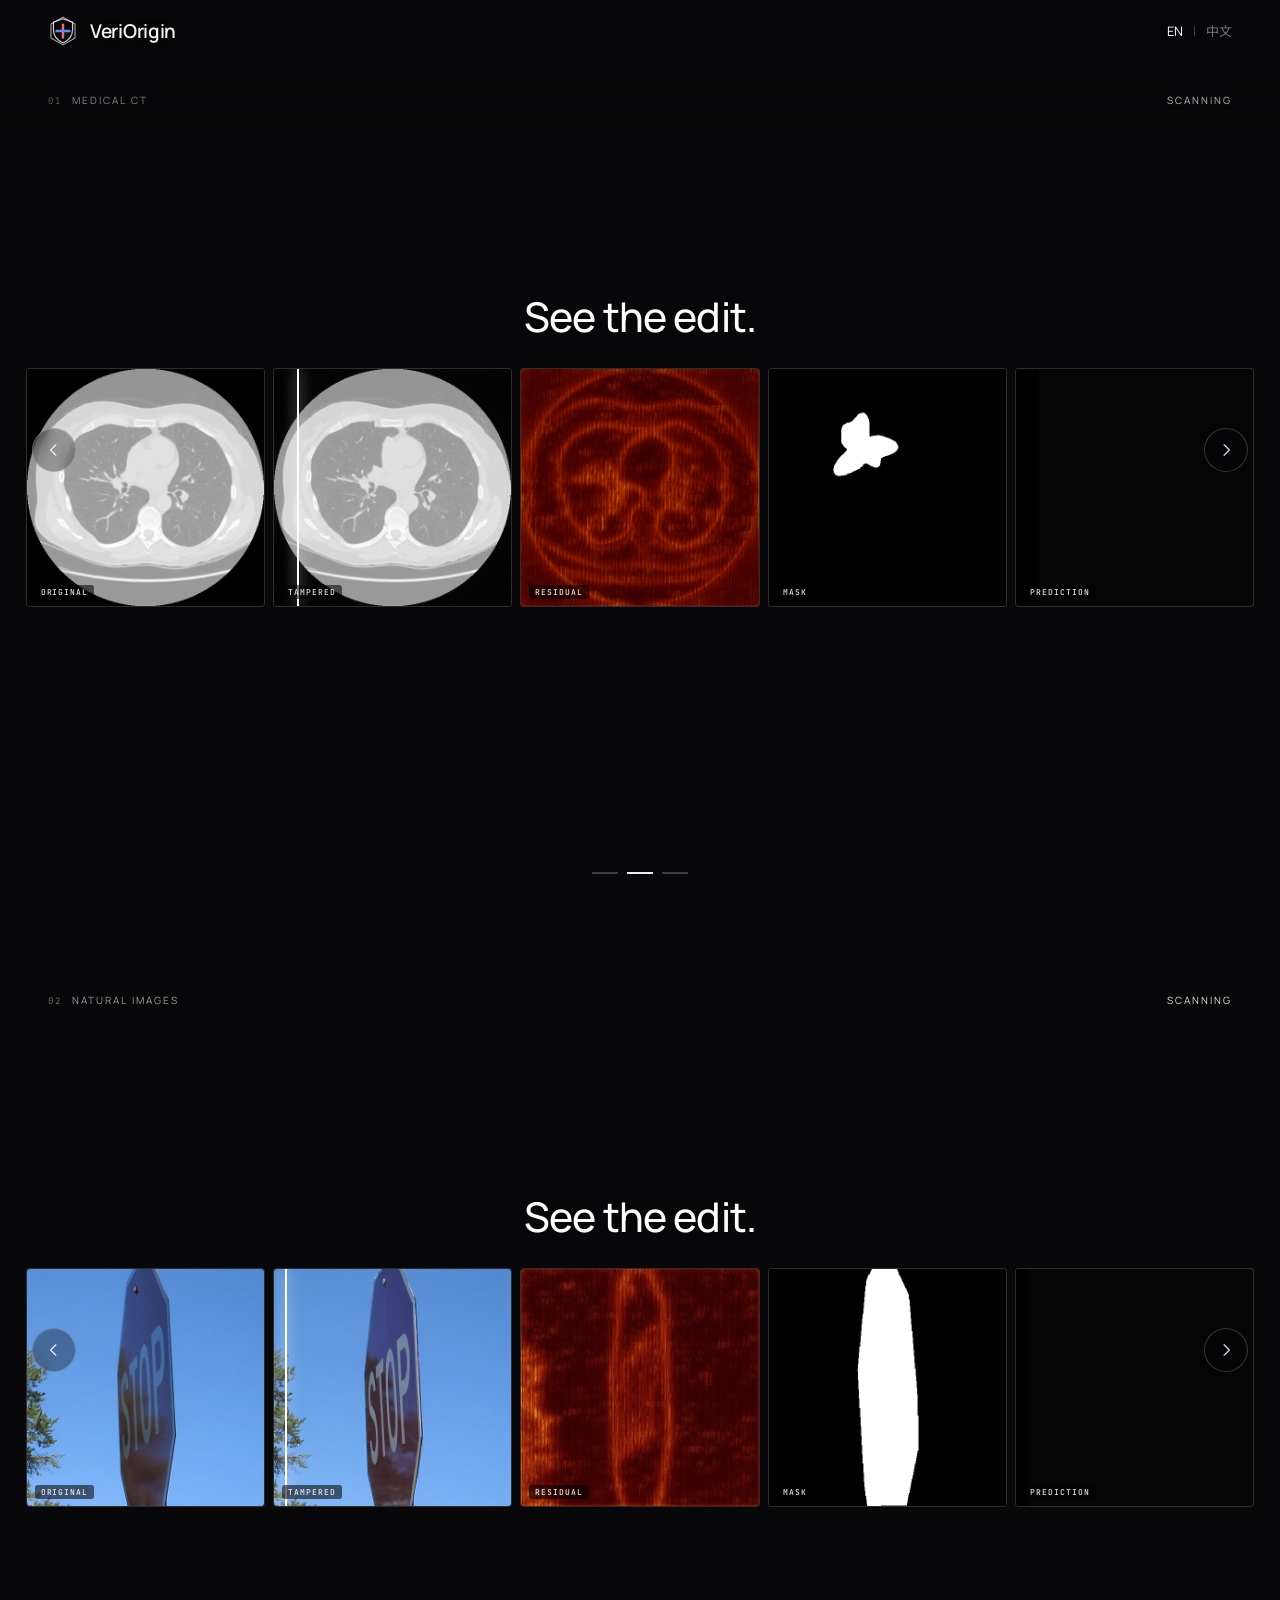
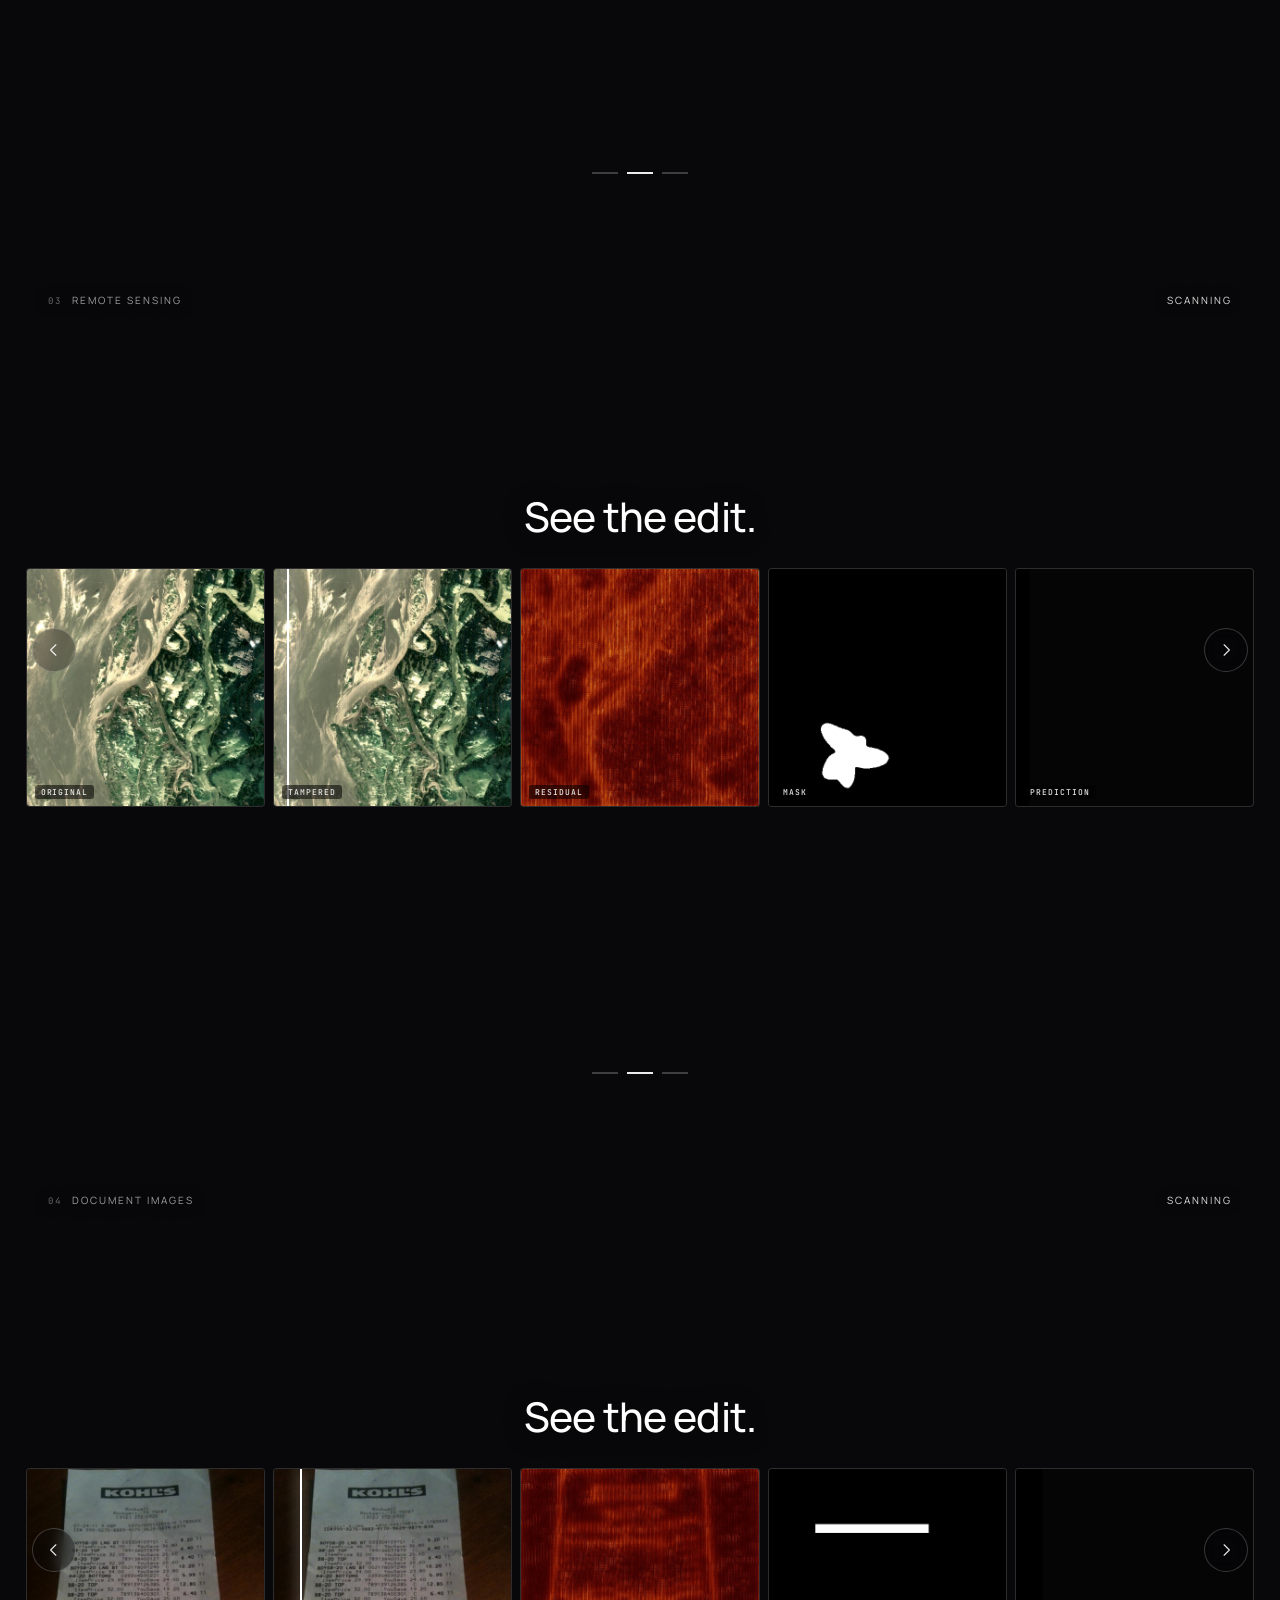
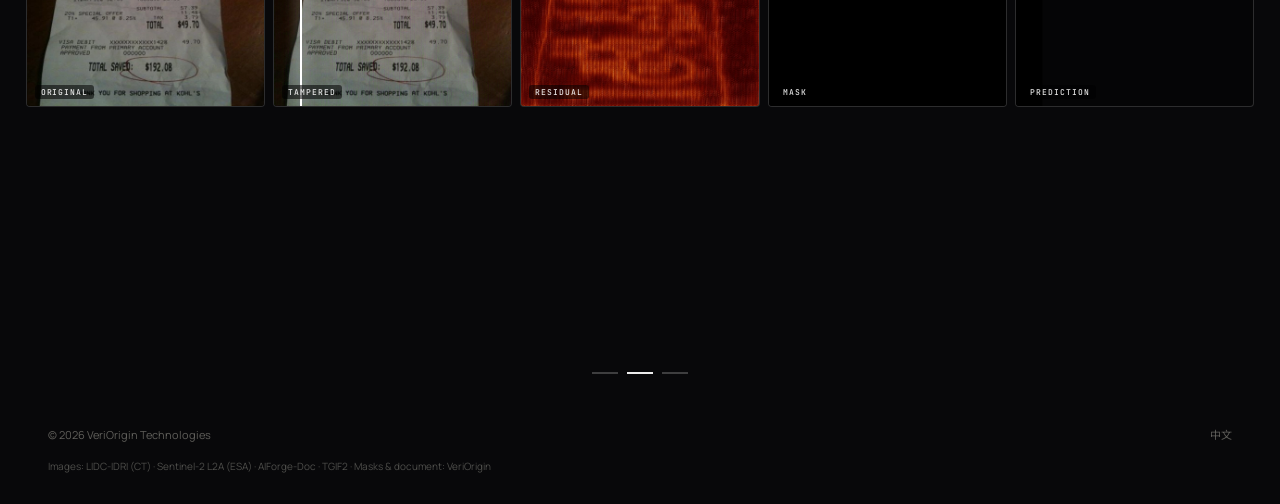
<file: index.html>
<!doctype html>
<html lang="en">
<head>
<meta charset="utf-8" />
<meta name="viewport" content="width=device-width, initial-scale=1" />
<title>VeriOrigin — See the edit. Read the record. Keep the original.</title>
<meta name="description" content="See exactly where an image was changed, read the record inside it, and get the untouched original back." />
<meta name="theme-color" content="#08080a" />
<meta property="og:title" content="VeriOrigin — See the edit. Read the record. Keep the original." />
<meta property="og:description" content="Medical CT. Natural images. Remote sensing. Document images." />
<meta property="og:type" content="website" />
<link rel="icon" href="assets/img/favicon.svg" type="image/svg+xml" />
<link rel="preload" href="assets/fonts/manrope-latin.woff2" as="font" type="font/woff2" crossorigin />
<link rel="preload" as="image" href="assets/img/med-pane-tampered.png?v=20261126" />
<link rel="stylesheet" href="assets/css/style.css?v=20261129" />
</head>
<body
  data-extracted="EXTRACTED"
  data-scanning="SCANNING"
  data-regions="EDITS FOUND"
  data-restoring="RESTORING"
  data-exact="EXACT COPY"
  data-px="PX">

<a class="skip" href="#main">Skip to content</a>

<header class="header" data-header>
  <div class="header__inner">
    <a class="brand" href="index.html" aria-label="VeriOrigin home">
      <svg viewBox="0 0 32 32" fill="none" aria-hidden="true">
        <path d="M16 1.2 28.8 8.5v15L16 30.8 3.2 23.5v-15L16 1.2Z" stroke="currentColor" stroke-width="1.15" stroke-linejoin="round" opacity=".68"/>
        <path d="M16 3 26.2 6.6v7.9c0 7-4.3 11.6-10.2 14.4C10.1 26.1 5.8 21.5 5.8 14.5V6.6L16 3Z" stroke="currentColor" stroke-width="1.25" stroke-linejoin="round" opacity=".86"/>
        <path d="M16 9.2v13.6" stroke="#F26D6D" stroke-width="2.6" stroke-linecap="round"/>
        <path d="M9.2 16h13.6" stroke="#5B8CFF" stroke-width="2.6" stroke-linecap="round"/>
      </svg>
      <span>VeriOrigin</span>
    </a>
    <nav class="header__nav" aria-label="Main">
      <span class="lang">
        <a href="index.html" class="is-active" aria-current="page">EN</a><i></i><a href="zh.html">中文</a>
      </span>
    </nav>
  </div>
</header>

<main id="main">
  <!-- 01 · Medical CT -->
  <section class="panel panel--medical panel--first" data-panel="medical" aria-label="Medical CT">
    <div class="panel__track" data-track>
      <article class="slide slide--record" data-slide="record">
                <div class="slide__media"><img src="assets/img/med-record.png?v=20261126" alt="" /></div>
        <div class="slide__shade" aria-hidden="true"></div>
        <div class="record-scan" aria-hidden="true"></div>
        <div class="slide__center slide__center--record">
          <h2>Read the record.</h2>
          <dl class="record">
            <div class="record__row"><dt>Source</dt><dd>LIDC-IDRI</dd></div>
            <div class="record__row"><dt>Modality</dt><dd>CT</dd></div>
            <div class="record__row"><dt>Slice</dt><dd>42</dd></div>
            <div class="record__row"><dt>Payload</dt><dd>100 bits</dd></div>
            <div class="record__row"><dt>Localiser F1</dt><dd>0.9940</dd></div>
            <div class="record__row"><dt>Mask</dt><dd>irregular</dd></div>
          </dl>
          <p class="record__foot">Recovered from the image · 100-bit payload</p>
        </div>
      </article>

      <article class="slide slide--locate is-active" data-slide="locate">
        <div class="locate-head"><h1 data-headline>See the edit.</h1></div>
        <div class="locate-grid">
          <div class="locate-row locate-row--top">
            <figure class="locate-pane">
                        <img src="assets/img/med-pane-cover.png?v=20261126" alt="" />
                        <figcaption>Original</figcaption>
                      </figure>
            <figure class="locate-pane locate-pane--tampered">
                        <img src="assets/img/med-pane-tampered.png?v=20261126" alt="" />
                        <span class="locate-scanline" aria-hidden="true"></span>
                        <figcaption>Tampered</figcaption>
                      </figure>
            <figure class="locate-pane">
                        <img src="assets/img/med-pane-residual.png?v=20261127" alt="" />
                        <figcaption>Residual</figcaption>
                      </figure>
          </div>
          <div class="locate-row locate-row--bottom">
            <figure class="locate-pane">
                        <img src="assets/img/med-pane-mask.png?v=20261126" alt="" />
                        <figcaption>Mask</figcaption>
                      </figure>
            <figure class="locate-pane locate-pane--pred">
                        <img src="assets/img/med-pane-pred.png?v=20261126" alt="" />
                        <figcaption>Prediction</figcaption>
                      </figure>
          </div>
        </div>
      </article>

      <article class="slide slide--restore" data-slide="restore">
        <div class="restore-head"><h2>Keep the original.</h2></div>
        <div class="restore-grid">
          <figure class="restore-pane restore-pane--stego">
            <img src="assets/img/med-pane-stego.png?v=20261126" alt="" />
            <span class="restore-scanline" aria-hidden="true"></span>
            <figcaption>Stego</figcaption>
          </figure>
          <figure class="restore-pane restore-pane--cover">
            <img src="assets/img/med-pane-cover.png?v=20261126" alt="" />
            <figcaption>Cover</figcaption>
          </figure>
        </div>
        <span class="slide__count" data-count><b>10,517</b> PX</span>
      </article>
    </div>

    <span class="panel__label"><b>01</b> Medical CT</span>
    <span class="panel__state" data-state>
      <span class="dot" aria-hidden="true"></span>
      <svg viewBox="0 0 12 12" fill="none" aria-hidden="true"><path d="M1.5 6.4 4.6 9.5 10.5 2.6" stroke="currentColor" stroke-width="1.4" stroke-linecap="round" stroke-linejoin="round"/></svg>
      <span data-state-text>SCANNING</span>
    </span>

    <button class="panel__arrow panel__arrow--prev" data-prev aria-label="Previous">
      <svg viewBox="0 0 24 24" fill="none" aria-hidden="true"><path d="M14.5 5 7.5 12l7 7" stroke="currentColor" stroke-width="1.5" stroke-linecap="round" stroke-linejoin="round"/></svg>
    </button>
    <button class="panel__arrow panel__arrow--next" data-next aria-label="Next">
      <svg viewBox="0 0 24 24" fill="none" aria-hidden="true"><path d="m9.5 5 7 7-7 7" stroke="currentColor" stroke-width="1.5" stroke-linecap="round" stroke-linejoin="round"/></svg>
    </button>
    <div class="panel__dots" data-dots>
      <button data-go="0" aria-label="Record"></button>
      <button data-go="1" aria-label="Edits" class="is-active"></button>
      <button data-go="2" aria-label="Original"></button>
    </div>
  </section>

  <!-- 02 · Natural images -->
  <section class="panel panel--natural" data-panel="natural" aria-label="Natural images">
    <div class="panel__track" data-track>
      <article class="slide slide--record" data-slide="record">
                <div class="slide__media"><img src="assets/img/nat-record.webp?v=20261126" alt="" /></div>
        <div class="slide__shade" aria-hidden="true"></div>
        <div class="record-scan" aria-hidden="true"></div>
        <div class="slide__center slide__center--record">
          <h2>Read the record.</h2>
          <dl class="record">
            <div class="record__row"><dt>Source</dt><dd>TGIF2</dd></div>
            <div class="record__row"><dt>Sample</dt><dd>104782</dd></div>
            <div class="record__row"><dt>Editor</dt><dd>flux1dev</dd></div>
            <div class="record__row"><dt>Payload</dt><dd>100 bits</dd></div>
            <div class="record__row"><dt>Localiser F1</dt><dd>0.9978</dd></div>
            <div class="record__row"><dt>Size</dt><dd>512 × 512</dd></div>
          </dl>
          <p class="record__foot">Recovered from the image · 100-bit payload</p>
        </div>
      </article>

      <article class="slide slide--locate is-active" data-slide="locate">
        <div class="locate-head"><h1 data-headline>See the edit.</h1></div>
        <div class="locate-grid">
          <div class="locate-row locate-row--top">
            <figure class="locate-pane">
                        <img src="assets/img/nat-pane-cover.webp?v=20261126" alt="" />
                        <figcaption>Original</figcaption>
                      </figure>
            <figure class="locate-pane locate-pane--tampered">
                        <img src="assets/img/nat-pane-tampered.webp?v=20261126" alt="" />
                        <span class="locate-scanline" aria-hidden="true"></span>
                        <figcaption>Tampered</figcaption>
                      </figure>
            <figure class="locate-pane">
                        <img src="assets/img/nat-pane-residual.webp?v=20261127" alt="" />
                        <figcaption>Residual</figcaption>
                      </figure>
          </div>
          <div class="locate-row locate-row--bottom">
            <figure class="locate-pane">
                        <img src="assets/img/nat-pane-mask.webp?v=20261126" alt="" />
                        <figcaption>Mask</figcaption>
                      </figure>
            <figure class="locate-pane locate-pane--pred">
                        <img src="assets/img/nat-pane-pred.webp?v=20261126" alt="" />
                        <figcaption>Prediction</figcaption>
                      </figure>
          </div>
        </div>
      </article>

      <article class="slide slide--restore" data-slide="restore">
        <div class="restore-head"><h2>Keep the original.</h2></div>
        <div class="restore-grid">
          <figure class="restore-pane restore-pane--stego">
            <img src="assets/img/nat-pane-stego.webp?v=20261126" alt="" />
            <span class="restore-scanline" aria-hidden="true"></span>
            <figcaption>Stego</figcaption>
          </figure>
          <figure class="restore-pane restore-pane--cover">
            <img src="assets/img/nat-pane-cover.webp?v=20261126" alt="" />
            <figcaption>Cover</figcaption>
          </figure>
        </div>
        <span class="slide__count" data-count><b>56,465</b> PX</span>
      </article>
    </div>

    <span class="panel__label"><b>02</b> Natural images</span>
    <span class="panel__state" data-state>
      <span class="dot" aria-hidden="true"></span>
      <svg viewBox="0 0 12 12" fill="none" aria-hidden="true"><path d="M1.5 6.4 4.6 9.5 10.5 2.6" stroke="currentColor" stroke-width="1.4" stroke-linecap="round" stroke-linejoin="round"/></svg>
      <span data-state-text>SCANNING</span>
    </span>

    <button class="panel__arrow panel__arrow--prev" data-prev aria-label="Previous">
      <svg viewBox="0 0 24 24" fill="none" aria-hidden="true"><path d="M14.5 5 7.5 12l7 7" stroke="currentColor" stroke-width="1.5" stroke-linecap="round" stroke-linejoin="round"/></svg>
    </button>
    <button class="panel__arrow panel__arrow--next" data-next aria-label="Next">
      <svg viewBox="0 0 24 24" fill="none" aria-hidden="true"><path d="m9.5 5 7 7-7 7" stroke="currentColor" stroke-width="1.5" stroke-linecap="round" stroke-linejoin="round"/></svg>
    </button>
    <div class="panel__dots" data-dots>
      <button data-go="0" aria-label="Record"></button>
      <button data-go="1" aria-label="Edits" class="is-active"></button>
      <button data-go="2" aria-label="Original"></button>
    </div>
  </section>

  <!-- 03 · Remote sensing -->
  <section class="panel panel--satellite" data-panel="satellite" aria-label="Remote sensing">
    <div class="panel__track" data-track>
      <article class="slide slide--record" data-slide="record">
                <div class="slide__media"><img src="assets/img/sat-record.webp?v=20261126" alt="" /></div>
        <div class="slide__shade" aria-hidden="true"></div>
        <div class="record-scan" aria-hidden="true"></div>
        <div class="slide__center slide__center--record">
          <h2>Read the record.</h2>
          <dl class="record">
            <div class="record__row"><dt>Source</dt><dd>Sentinel-2 L2A</dd></div>
            <div class="record__row"><dt>Chip</dt><dd>339</dd></div>
            <div class="record__row"><dt>Payload</dt><dd>100 bits</dd></div>
            <div class="record__row"><dt>Localiser F1</dt><dd>0.9901</dd></div>
            <div class="record__row"><dt>Mask</dt><dd>irregular</dd></div>
            <div class="record__row"><dt>Size</dt><dd>512 × 512</dd></div>
          </dl>
          <p class="record__foot">Recovered from the image · 100-bit payload</p>
        </div>
      </article>

      <article class="slide slide--locate is-active" data-slide="locate">
        <div class="locate-head"><h1 data-headline>See the edit.</h1></div>
        <div class="locate-grid">
          <div class="locate-row locate-row--top">
            <figure class="locate-pane">
                        <img src="assets/img/sat-pane-cover.webp?v=20261126" alt="" />
                        <figcaption>Original</figcaption>
                      </figure>
            <figure class="locate-pane locate-pane--tampered">
                        <img src="assets/img/sat-pane-tampered.webp?v=20261126" alt="" />
                        <span class="locate-scanline" aria-hidden="true"></span>
                        <figcaption>Tampered</figcaption>
                      </figure>
            <figure class="locate-pane">
                        <img src="assets/img/sat-pane-residual.webp?v=20261127" alt="" />
                        <figcaption>Residual</figcaption>
                      </figure>
          </div>
          <div class="locate-row locate-row--bottom">
            <figure class="locate-pane">
                        <img src="assets/img/sat-pane-mask.webp?v=20261126" alt="" />
                        <figcaption>Mask</figcaption>
                      </figure>
            <figure class="locate-pane locate-pane--pred">
                        <img src="assets/img/sat-pane-pred.webp?v=20261126" alt="" />
                        <figcaption>Prediction</figcaption>
                      </figure>
          </div>
        </div>
      </article>

      <article class="slide slide--restore" data-slide="restore">
        <div class="restore-head"><h2>Keep the original.</h2></div>
        <div class="restore-grid">
          <figure class="restore-pane restore-pane--stego">
            <img src="assets/img/sat-pane-stego.webp?v=20261126" alt="" />
            <span class="restore-scanline" aria-hidden="true"></span>
            <figcaption>Stego</figcaption>
          </figure>
          <figure class="restore-pane restore-pane--cover">
            <img src="assets/img/sat-pane-cover.webp?v=20261126" alt="" />
            <figcaption>Cover</figcaption>
          </figure>
        </div>
        <span class="slide__count" data-count><b>8,930</b> PX</span>
      </article>
    </div>

    <span class="panel__label"><b>03</b> Remote sensing</span>
    <span class="panel__state" data-state>
      <span class="dot" aria-hidden="true"></span>
      <svg viewBox="0 0 12 12" fill="none" aria-hidden="true"><path d="M1.5 6.4 4.6 9.5 10.5 2.6" stroke="currentColor" stroke-width="1.4" stroke-linecap="round" stroke-linejoin="round"/></svg>
      <span data-state-text>SCANNING</span>
    </span>

    <button class="panel__arrow panel__arrow--prev" data-prev aria-label="Previous">
      <svg viewBox="0 0 24 24" fill="none" aria-hidden="true"><path d="M14.5 5 7.5 12l7 7" stroke="currentColor" stroke-width="1.5" stroke-linecap="round" stroke-linejoin="round"/></svg>
    </button>
    <button class="panel__arrow panel__arrow--next" data-next aria-label="Next">
      <svg viewBox="0 0 24 24" fill="none" aria-hidden="true"><path d="m9.5 5 7 7-7 7" stroke="currentColor" stroke-width="1.5" stroke-linecap="round" stroke-linejoin="round"/></svg>
    </button>
    <div class="panel__dots" data-dots>
      <button data-go="0" aria-label="Record"></button>
      <button data-go="1" aria-label="Edits" class="is-active"></button>
      <button data-go="2" aria-label="Original"></button>
    </div>
  </section>

  <!-- 04 · Document images -->
  <section class="panel panel--legal" data-panel="legal" aria-label="Document images">
    <div class="panel__track" data-track>
      <article class="slide slide--record" data-slide="record">
                <div class="slide__media"><img src="assets/img/legal-record.webp?v=20261126" alt="" /></div>
        <div class="slide__shade" aria-hidden="true"></div>
        <div class="record-scan" aria-hidden="true"></div>
        <div class="slide__center slide__center--record">
          <h2>Read the record.</h2>
          <dl class="record">
            <div class="record__row"><dt>Source</dt><dd>AIForge-Doc</dd></div>
            <div class="record__row"><dt>Page</dt><dd>000000437.png</dd></div>
            <div class="record__row"><dt>Payload</dt><dd>100 bits</dd></div>
            <div class="record__row"><dt>Localiser F1</dt><dd>0.9972</dd></div>
            <div class="record__row"><dt>Size</dt><dd>512 × 512</dd></div>
            <div class="record__row"><dt>Field</dt><dd>altered</dd></div>
          </dl>
          <p class="record__foot">Recovered from the image · 100-bit payload</p>
        </div>
      </article>

      <article class="slide slide--locate is-active" data-slide="locate">
        <div class="locate-head"><h1 data-headline>See the edit.</h1></div>
        <div class="locate-grid">
          <div class="locate-row locate-row--top">
            <figure class="locate-pane">
                        <img src="assets/img/legal-pane-cover.webp?v=20261126" alt="" />
                        <figcaption>Original</figcaption>
                      </figure>
            <figure class="locate-pane locate-pane--tampered">
                        <img src="assets/img/legal-pane-tampered.webp?v=20261126" alt="" />
                        <span class="locate-scanline" aria-hidden="true"></span>
                        <figcaption>Tampered</figcaption>
                      </figure>
            <figure class="locate-pane">
                        <img src="assets/img/legal-pane-residual.webp?v=20261127" alt="" />
                        <figcaption>Residual</figcaption>
                      </figure>
          </div>
          <div class="locate-row locate-row--bottom">
            <figure class="locate-pane">
                        <img src="assets/img/legal-pane-mask.webp?v=20261126" alt="" />
                        <figcaption>Mask</figcaption>
                      </figure>
            <figure class="locate-pane locate-pane--pred">
                        <img src="assets/img/legal-pane-pred.webp?v=20261126" alt="" />
                        <figcaption>Prediction</figcaption>
                      </figure>
          </div>
        </div>
      </article>

      <article class="slide slide--restore" data-slide="restore">
        <div class="restore-head"><h2>Keep the original.</h2></div>
        <div class="restore-grid">
          <figure class="restore-pane restore-pane--stego">
            <img src="assets/img/legal-pane-stego.webp?v=20261126" alt="" />
            <span class="restore-scanline" aria-hidden="true"></span>
            <figcaption>Stego</figcaption>
          </figure>
          <figure class="restore-pane restore-pane--cover">
            <img src="assets/img/legal-pane-cover.webp?v=20261126" alt="" />
            <figcaption>Cover</figcaption>
          </figure>
        </div>
        <span class="slide__count" data-count><b>4,681</b> PX</span>
      </article>
    </div>

    <span class="panel__label"><b>04</b> Document images</span>
    <span class="panel__state" data-state>
      <span class="dot" aria-hidden="true"></span>
      <svg viewBox="0 0 12 12" fill="none" aria-hidden="true"><path d="M1.5 6.4 4.6 9.5 10.5 2.6" stroke="currentColor" stroke-width="1.4" stroke-linecap="round" stroke-linejoin="round"/></svg>
      <span data-state-text>SCANNING</span>
    </span>

    <button class="panel__arrow panel__arrow--prev" data-prev aria-label="Previous">
      <svg viewBox="0 0 24 24" fill="none" aria-hidden="true"><path d="M14.5 5 7.5 12l7 7" stroke="currentColor" stroke-width="1.5" stroke-linecap="round" stroke-linejoin="round"/></svg>
    </button>
    <button class="panel__arrow panel__arrow--next" data-next aria-label="Next">
      <svg viewBox="0 0 24 24" fill="none" aria-hidden="true"><path d="m9.5 5 7 7-7 7" stroke="currentColor" stroke-width="1.5" stroke-linecap="round" stroke-linejoin="round"/></svg>
    </button>
    <div class="panel__dots" data-dots>
      <button data-go="0" aria-label="Record"></button>
      <button data-go="1" aria-label="Edits" class="is-active"></button>
      <button data-go="2" aria-label="Original"></button>
    </div>
  </section>
</main>

<footer class="footer">
  <div class="footer__inner">
    <span>© 2026 VeriOrigin Technologies</span>
    <span class="footer__right">
      <a href="zh.html">中文</a>
    </span>
  </div>
  <div class="footer__credits">Images: LIDC-IDRI (CT) · Sentinel-2 L2A (ESA) · AIForge-Doc · TGIF2 · Masks &amp; document: VeriOrigin</div>
</footer>
<script src="assets/js/scenes.js?v=20261125" defer></script>
</body>
</html>
</file>
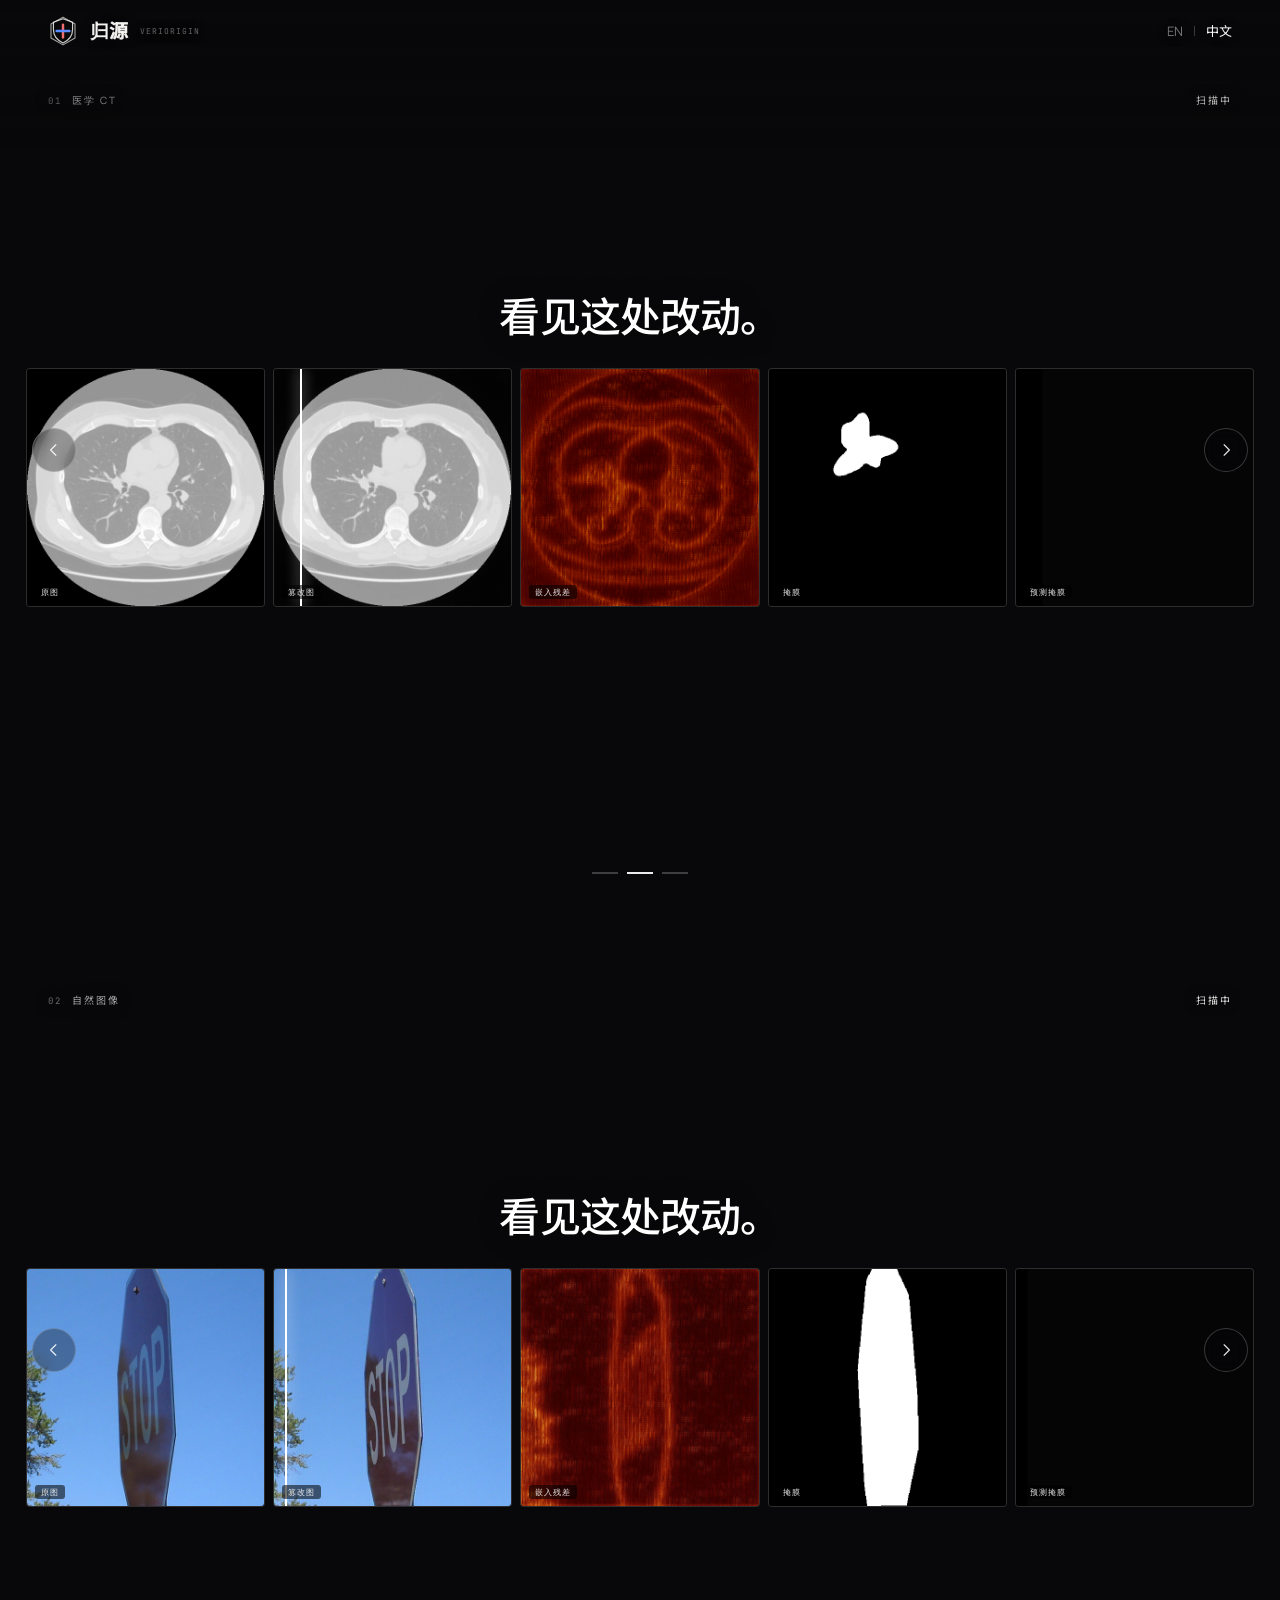
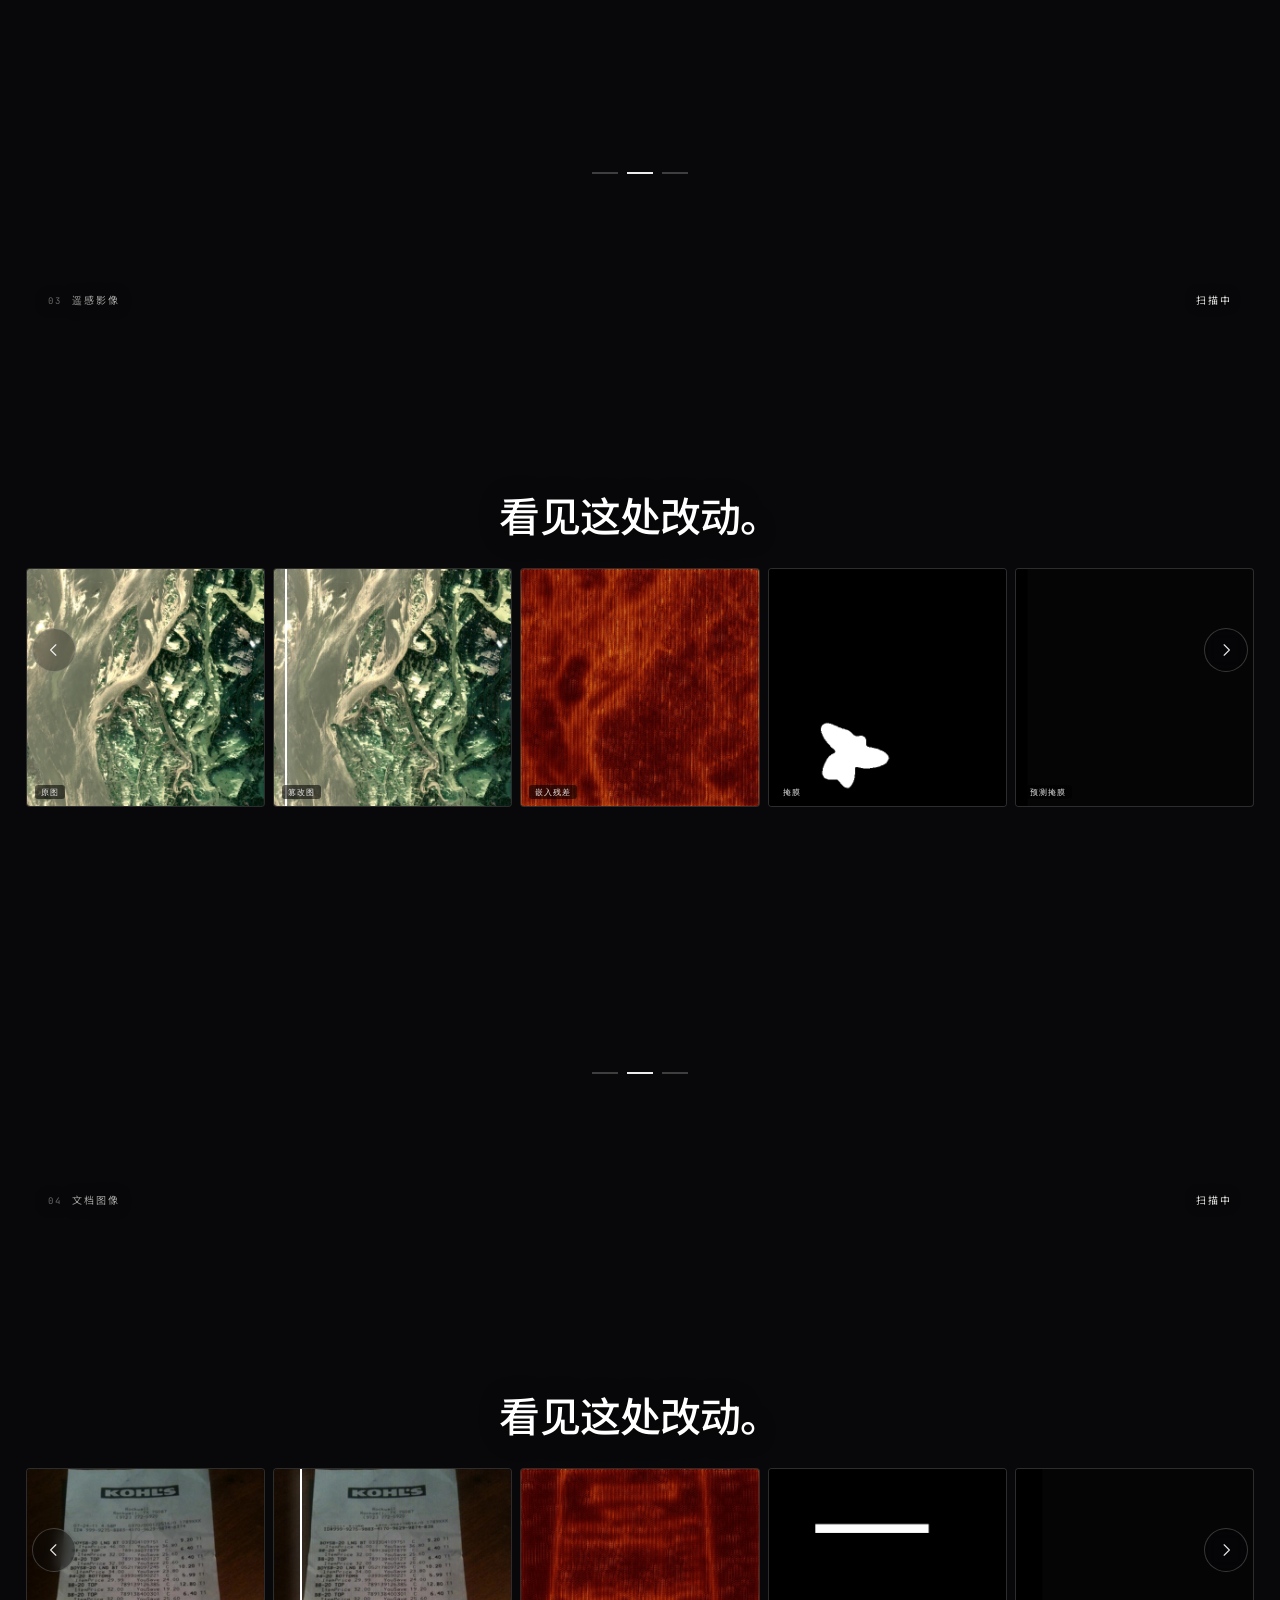
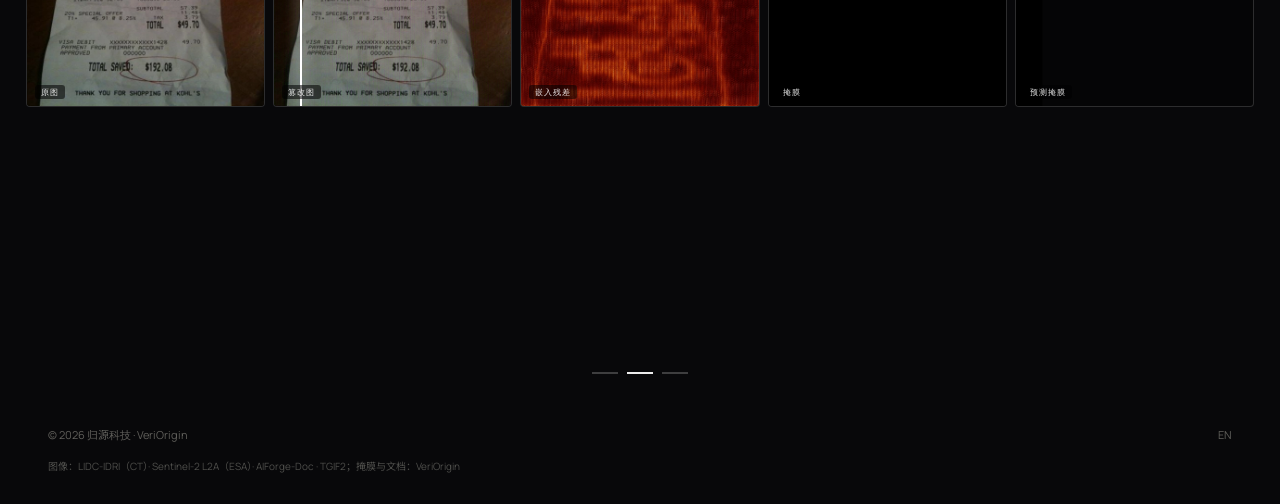
<file: zh.html>
<!doctype html>
<html lang="zh-CN">
<head>
<meta charset="utf-8" />
<meta name="viewport" content="width=device-width, initial-scale=1" />
<title>归源 — 看见改动。读取记录。保留原图。</title>
<meta name="description" content="看见图像被改动的确切位置，读取图像里的记录，取回未被修改的原图。" />
<meta name="theme-color" content="#08080a" />
<meta property="og:title" content="归源 — 看见改动。读取记录。保留原图。" />
<meta property="og:description" content="医学 CT。自然图像。遥感影像。文档图像。" />
<meta property="og:type" content="website" />
<link rel="icon" href="assets/img/favicon.svg" type="image/svg+xml" />
<link rel="preload" href="assets/fonts/manrope-latin.woff2" as="font" type="font/woff2" crossorigin />
<link rel="preload" href="assets/fonts/noto-sans-sc.woff2" as="font" type="font/woff2" crossorigin />

<link rel="preload" as="image" href="assets/img/med-pane-tampered.png?v=20261126" />
<link rel="stylesheet" href="assets/css/style.css?v=20261129" />
</head>
<body
  data-extracted="已提取"
  data-scanning="扫描中"
  data-regions="发现改动"
  data-restoring="还原中"
  data-exact="完全一致"
  data-px="像素">

<a class="skip" href="#main">跳到正文</a>

<header class="header" data-header>
  <div class="header__inner">
    <a class="brand" href="zh.html" aria-label="归源首页">
      <svg viewBox="0 0 32 32" fill="none" aria-hidden="true">
        <path d="M16 1.2 28.8 8.5v15L16 30.8 3.2 23.5v-15L16 1.2Z" stroke="currentColor" stroke-width="1.15" stroke-linejoin="round" opacity=".68"/>
        <path d="M16 3 26.2 6.6v7.9c0 7-4.3 11.6-10.2 14.4C10.1 26.1 5.8 21.5 5.8 14.5V6.6L16 3Z" stroke="currentColor" stroke-width="1.25" stroke-linejoin="round" opacity=".86"/>
        <path d="M16 9.2v13.6" stroke="#F26D6D" stroke-width="2.6" stroke-linecap="round"/>
        <path d="M9.2 16h13.6" stroke="#5B8CFF" stroke-width="2.6" stroke-linecap="round"/>
      </svg>
      <span>归源</span><em class="brand__en">VeriOrigin</em>
    </a>
    <nav class="header__nav" aria-label="主导航">
      <span class="lang">
        <a href="index.html">EN</a><i></i><a href="zh.html" class="is-active" aria-current="page">中文</a>
      </span>
    </nav>
  </div>
</header>

<main id="main">
  <!-- 01 · 医学 CT -->
  <section class="panel panel--medical panel--first" data-panel="medical" aria-label="医学 CT">
    <div class="panel__track" data-track>
      <article class="slide slide--record" data-slide="record">
                <div class="slide__media"><img src="assets/img/med-record.png?v=20261126" alt="" /></div>
        <div class="slide__shade" aria-hidden="true"></div>
        <div class="record-scan" aria-hidden="true"></div>
        <div class="slide__center slide__center--record">
          <h2>读取记录。</h2>
          <dl class="record">
            <div class="record__row"><dt>来源</dt><dd>LIDC-IDRI</dd></div>
            <div class="record__row"><dt>模态</dt><dd>CT</dd></div>
            <div class="record__row"><dt>切片</dt><dd>42</dd></div>
            <div class="record__row"><dt>载荷</dt><dd>100 位</dd></div>
            <div class="record__row"><dt>定位 F1</dt><dd>0.9940</dd></div>
            <div class="record__row"><dt>掩膜</dt><dd>不规则</dd></div>
          </dl>
          <p class="record__foot">从图像中恢复 · 100 位载荷</p>
        </div>
      </article>

      <article class="slide slide--locate is-active" data-slide="locate">
        <div class="locate-head"><h1 data-headline>看见这处改动。</h1></div>
        <div class="locate-grid">
          <div class="locate-row locate-row--top">
            <figure class="locate-pane">
                        <img src="assets/img/med-pane-cover.png?v=20261126" alt="" />
                        <figcaption>原图</figcaption>
                      </figure>
            <figure class="locate-pane locate-pane--tampered">
                        <img src="assets/img/med-pane-tampered.png?v=20261126" alt="" />
                        <span class="locate-scanline" aria-hidden="true"></span>
                        <figcaption>篡改图</figcaption>
                      </figure>
            <figure class="locate-pane">
                        <img src="assets/img/med-pane-residual.png?v=20261127" alt="" />
                        <figcaption>嵌入残差</figcaption>
                      </figure>
          </div>
          <div class="locate-row locate-row--bottom">
            <figure class="locate-pane">
                        <img src="assets/img/med-pane-mask.png?v=20261126" alt="" />
                        <figcaption>掩膜</figcaption>
                      </figure>
            <figure class="locate-pane locate-pane--pred">
                        <img src="assets/img/med-pane-pred.png?v=20261126" alt="" />
                        <figcaption>预测掩膜</figcaption>
                      </figure>
          </div>
        </div>
      </article>

      <article class="slide slide--restore" data-slide="restore">
        <div class="restore-head"><h2>保留原图。</h2></div>
        <div class="restore-grid">
          <figure class="restore-pane restore-pane--stego">
            <img src="assets/img/med-pane-stego.png?v=20261126" alt="" />
            <span class="restore-scanline" aria-hidden="true"></span>
            <figcaption>Stego</figcaption>
          </figure>
          <figure class="restore-pane restore-pane--cover">
            <img src="assets/img/med-pane-cover.png?v=20261126" alt="" />
            <figcaption>Cover</figcaption>
          </figure>
        </div>
        <span class="slide__count" data-count><b>10,517</b> 像素</span>
      </article>
    </div>

    <span class="panel__label"><b>01</b> 医学 CT</span>
    <span class="panel__state" data-state>
      <span class="dot" aria-hidden="true"></span>
      <svg viewBox="0 0 12 12" fill="none" aria-hidden="true"><path d="M1.5 6.4 4.6 9.5 10.5 2.6" stroke="currentColor" stroke-width="1.4" stroke-linecap="round" stroke-linejoin="round"/></svg>
      <span data-state-text>扫描中</span>
    </span>

    <button class="panel__arrow panel__arrow--prev" data-prev aria-label="上一张">
      <svg viewBox="0 0 24 24" fill="none" aria-hidden="true"><path d="M14.5 5 7.5 12l7 7" stroke="currentColor" stroke-width="1.5" stroke-linecap="round" stroke-linejoin="round"/></svg>
    </button>
    <button class="panel__arrow panel__arrow--next" data-next aria-label="下一张">
      <svg viewBox="0 0 24 24" fill="none" aria-hidden="true"><path d="m9.5 5 7 7-7 7" stroke="currentColor" stroke-width="1.5" stroke-linecap="round" stroke-linejoin="round"/></svg>
    </button>
    <div class="panel__dots" data-dots>
      <button data-go="0" aria-label="记录"></button>
      <button data-go="1" aria-label="改动" class="is-active"></button>
      <button data-go="2" aria-label="原图"></button>
    </div>
  </section>

  <!-- 02 · 自然图像 -->
  <section class="panel panel--natural" data-panel="natural" aria-label="自然图像">
    <div class="panel__track" data-track>
      <article class="slide slide--record" data-slide="record">
                <div class="slide__media"><img src="assets/img/nat-record.webp?v=20261126" alt="" /></div>
        <div class="slide__shade" aria-hidden="true"></div>
        <div class="record-scan" aria-hidden="true"></div>
        <div class="slide__center slide__center--record">
          <h2>读取记录。</h2>
          <dl class="record">
            <div class="record__row"><dt>来源</dt><dd>TGIF2</dd></div>
            <div class="record__row"><dt>样本</dt><dd>104782</dd></div>
            <div class="record__row"><dt>编辑</dt><dd>flux1dev</dd></div>
            <div class="record__row"><dt>载荷</dt><dd>100 位</dd></div>
            <div class="record__row"><dt>定位 F1</dt><dd>0.9978</dd></div>
            <div class="record__row"><dt>尺寸</dt><dd>512 × 512</dd></div>
          </dl>
          <p class="record__foot">从图像中恢复 · 100 位载荷</p>
        </div>
      </article>

      <article class="slide slide--locate is-active" data-slide="locate">
        <div class="locate-head"><h1 data-headline>看见这处改动。</h1></div>
        <div class="locate-grid">
          <div class="locate-row locate-row--top">
            <figure class="locate-pane">
                        <img src="assets/img/nat-pane-cover.webp?v=20261126" alt="" />
                        <figcaption>原图</figcaption>
                      </figure>
            <figure class="locate-pane locate-pane--tampered">
                        <img src="assets/img/nat-pane-tampered.webp?v=20261126" alt="" />
                        <span class="locate-scanline" aria-hidden="true"></span>
                        <figcaption>篡改图</figcaption>
                      </figure>
            <figure class="locate-pane">
                        <img src="assets/img/nat-pane-residual.webp?v=20261127" alt="" />
                        <figcaption>嵌入残差</figcaption>
                      </figure>
          </div>
          <div class="locate-row locate-row--bottom">
            <figure class="locate-pane">
                        <img src="assets/img/nat-pane-mask.webp?v=20261126" alt="" />
                        <figcaption>掩膜</figcaption>
                      </figure>
            <figure class="locate-pane locate-pane--pred">
                        <img src="assets/img/nat-pane-pred.webp?v=20261126" alt="" />
                        <figcaption>预测掩膜</figcaption>
                      </figure>
          </div>
        </div>
      </article>

      <article class="slide slide--restore" data-slide="restore">
        <div class="restore-head"><h2>保留原图。</h2></div>
        <div class="restore-grid">
          <figure class="restore-pane restore-pane--stego">
            <img src="assets/img/nat-pane-stego.webp?v=20261126" alt="" />
            <span class="restore-scanline" aria-hidden="true"></span>
            <figcaption>Stego</figcaption>
          </figure>
          <figure class="restore-pane restore-pane--cover">
            <img src="assets/img/nat-pane-cover.webp?v=20261126" alt="" />
            <figcaption>Cover</figcaption>
          </figure>
        </div>
        <span class="slide__count" data-count><b>56,465</b> 像素</span>
      </article>
    </div>

    <span class="panel__label"><b>02</b> 自然图像</span>
    <span class="panel__state" data-state>
      <span class="dot" aria-hidden="true"></span>
      <svg viewBox="0 0 12 12" fill="none" aria-hidden="true"><path d="M1.5 6.4 4.6 9.5 10.5 2.6" stroke="currentColor" stroke-width="1.4" stroke-linecap="round" stroke-linejoin="round"/></svg>
      <span data-state-text>扫描中</span>
    </span>

    <button class="panel__arrow panel__arrow--prev" data-prev aria-label="上一张">
      <svg viewBox="0 0 24 24" fill="none" aria-hidden="true"><path d="M14.5 5 7.5 12l7 7" stroke="currentColor" stroke-width="1.5" stroke-linecap="round" stroke-linejoin="round"/></svg>
    </button>
    <button class="panel__arrow panel__arrow--next" data-next aria-label="下一张">
      <svg viewBox="0 0 24 24" fill="none" aria-hidden="true"><path d="m9.5 5 7 7-7 7" stroke="currentColor" stroke-width="1.5" stroke-linecap="round" stroke-linejoin="round"/></svg>
    </button>
    <div class="panel__dots" data-dots>
      <button data-go="0" aria-label="记录"></button>
      <button data-go="1" aria-label="改动" class="is-active"></button>
      <button data-go="2" aria-label="原图"></button>
    </div>
  </section>

  <!-- 03 · 遥感影像 -->
  <section class="panel panel--satellite" data-panel="satellite" aria-label="遥感影像">
    <div class="panel__track" data-track>
      <article class="slide slide--record" data-slide="record">
                <div class="slide__media"><img src="assets/img/sat-record.webp?v=20261126" alt="" /></div>
        <div class="slide__shade" aria-hidden="true"></div>
        <div class="record-scan" aria-hidden="true"></div>
        <div class="slide__center slide__center--record">
          <h2>读取记录。</h2>
          <dl class="record">
            <div class="record__row"><dt>来源</dt><dd>Sentinel-2 L2A</dd></div>
            <div class="record__row"><dt>芯片</dt><dd>339</dd></div>
            <div class="record__row"><dt>载荷</dt><dd>100 位</dd></div>
            <div class="record__row"><dt>定位 F1</dt><dd>0.9901</dd></div>
            <div class="record__row"><dt>掩膜</dt><dd>不规则</dd></div>
            <div class="record__row"><dt>尺寸</dt><dd>512 × 512</dd></div>
          </dl>
          <p class="record__foot">从图像中恢复 · 100 位载荷</p>
        </div>
      </article>

      <article class="slide slide--locate is-active" data-slide="locate">
        <div class="locate-head"><h1 data-headline>看见这处改动。</h1></div>
        <div class="locate-grid">
          <div class="locate-row locate-row--top">
            <figure class="locate-pane">
                        <img src="assets/img/sat-pane-cover.webp?v=20261126" alt="" />
                        <figcaption>原图</figcaption>
                      </figure>
            <figure class="locate-pane locate-pane--tampered">
                        <img src="assets/img/sat-pane-tampered.webp?v=20261126" alt="" />
                        <span class="locate-scanline" aria-hidden="true"></span>
                        <figcaption>篡改图</figcaption>
                      </figure>
            <figure class="locate-pane">
                        <img src="assets/img/sat-pane-residual.webp?v=20261127" alt="" />
                        <figcaption>嵌入残差</figcaption>
                      </figure>
          </div>
          <div class="locate-row locate-row--bottom">
            <figure class="locate-pane">
                        <img src="assets/img/sat-pane-mask.webp?v=20261126" alt="" />
                        <figcaption>掩膜</figcaption>
                      </figure>
            <figure class="locate-pane locate-pane--pred">
                        <img src="assets/img/sat-pane-pred.webp?v=20261126" alt="" />
                        <figcaption>预测掩膜</figcaption>
                      </figure>
          </div>
        </div>
      </article>

      <article class="slide slide--restore" data-slide="restore">
        <div class="restore-head"><h2>保留原图。</h2></div>
        <div class="restore-grid">
          <figure class="restore-pane restore-pane--stego">
            <img src="assets/img/sat-pane-stego.webp?v=20261126" alt="" />
            <span class="restore-scanline" aria-hidden="true"></span>
            <figcaption>Stego</figcaption>
          </figure>
          <figure class="restore-pane restore-pane--cover">
            <img src="assets/img/sat-pane-cover.webp?v=20261126" alt="" />
            <figcaption>Cover</figcaption>
          </figure>
        </div>
        <span class="slide__count" data-count><b>8,930</b> 像素</span>
      </article>
    </div>

    <span class="panel__label"><b>03</b> 遥感影像</span>
    <span class="panel__state" data-state>
      <span class="dot" aria-hidden="true"></span>
      <svg viewBox="0 0 12 12" fill="none" aria-hidden="true"><path d="M1.5 6.4 4.6 9.5 10.5 2.6" stroke="currentColor" stroke-width="1.4" stroke-linecap="round" stroke-linejoin="round"/></svg>
      <span data-state-text>扫描中</span>
    </span>

    <button class="panel__arrow panel__arrow--prev" data-prev aria-label="上一张">
      <svg viewBox="0 0 24 24" fill="none" aria-hidden="true"><path d="M14.5 5 7.5 12l7 7" stroke="currentColor" stroke-width="1.5" stroke-linecap="round" stroke-linejoin="round"/></svg>
    </button>
    <button class="panel__arrow panel__arrow--next" data-next aria-label="下一张">
      <svg viewBox="0 0 24 24" fill="none" aria-hidden="true"><path d="m9.5 5 7 7-7 7" stroke="currentColor" stroke-width="1.5" stroke-linecap="round" stroke-linejoin="round"/></svg>
    </button>
    <div class="panel__dots" data-dots>
      <button data-go="0" aria-label="记录"></button>
      <button data-go="1" aria-label="改动" class="is-active"></button>
      <button data-go="2" aria-label="原图"></button>
    </div>
  </section>

  <!-- 04 · 文档图像 -->
  <section class="panel panel--legal" data-panel="legal" aria-label="文档图像">
    <div class="panel__track" data-track>
      <article class="slide slide--record" data-slide="record">
                <div class="slide__media"><img src="assets/img/legal-record.webp?v=20261126" alt="" /></div>
        <div class="slide__shade" aria-hidden="true"></div>
        <div class="record-scan" aria-hidden="true"></div>
        <div class="slide__center slide__center--record">
          <h2>读取记录。</h2>
          <dl class="record">
            <div class="record__row"><dt>来源</dt><dd>AIForge-Doc</dd></div>
            <div class="record__row"><dt>页面</dt><dd>000000437.png</dd></div>
            <div class="record__row"><dt>载荷</dt><dd>100 位</dd></div>
            <div class="record__row"><dt>定位 F1</dt><dd>0.9972</dd></div>
            <div class="record__row"><dt>尺寸</dt><dd>512 × 512</dd></div>
            <div class="record__row"><dt>字段</dt><dd>篡改</dd></div>
          </dl>
          <p class="record__foot">从图像中恢复 · 100 位载荷</p>
        </div>
      </article>

      <article class="slide slide--locate is-active" data-slide="locate">
        <div class="locate-head"><h1 data-headline>看见这处改动。</h1></div>
        <div class="locate-grid">
          <div class="locate-row locate-row--top">
            <figure class="locate-pane">
                        <img src="assets/img/legal-pane-cover.webp?v=20261126" alt="" />
                        <figcaption>原图</figcaption>
                      </figure>
            <figure class="locate-pane locate-pane--tampered">
                        <img src="assets/img/legal-pane-tampered.webp?v=20261126" alt="" />
                        <span class="locate-scanline" aria-hidden="true"></span>
                        <figcaption>篡改图</figcaption>
                      </figure>
            <figure class="locate-pane">
                        <img src="assets/img/legal-pane-residual.webp?v=20261127" alt="" />
                        <figcaption>嵌入残差</figcaption>
                      </figure>
          </div>
          <div class="locate-row locate-row--bottom">
            <figure class="locate-pane">
                        <img src="assets/img/legal-pane-mask.webp?v=20261126" alt="" />
                        <figcaption>掩膜</figcaption>
                      </figure>
            <figure class="locate-pane locate-pane--pred">
                        <img src="assets/img/legal-pane-pred.webp?v=20261126" alt="" />
                        <figcaption>预测掩膜</figcaption>
                      </figure>
          </div>
        </div>
      </article>

      <article class="slide slide--restore" data-slide="restore">
        <div class="restore-head"><h2>保留原图。</h2></div>
        <div class="restore-grid">
          <figure class="restore-pane restore-pane--stego">
            <img src="assets/img/legal-pane-stego.webp?v=20261126" alt="" />
            <span class="restore-scanline" aria-hidden="true"></span>
            <figcaption>Stego</figcaption>
          </figure>
          <figure class="restore-pane restore-pane--cover">
            <img src="assets/img/legal-pane-cover.webp?v=20261126" alt="" />
            <figcaption>Cover</figcaption>
          </figure>
        </div>
        <span class="slide__count" data-count><b>4,681</b> 像素</span>
      </article>
    </div>

    <span class="panel__label"><b>04</b> 文档图像</span>
    <span class="panel__state" data-state>
      <span class="dot" aria-hidden="true"></span>
      <svg viewBox="0 0 12 12" fill="none" aria-hidden="true"><path d="M1.5 6.4 4.6 9.5 10.5 2.6" stroke="currentColor" stroke-width="1.4" stroke-linecap="round" stroke-linejoin="round"/></svg>
      <span data-state-text>扫描中</span>
    </span>

    <button class="panel__arrow panel__arrow--prev" data-prev aria-label="上一张">
      <svg viewBox="0 0 24 24" fill="none" aria-hidden="true"><path d="M14.5 5 7.5 12l7 7" stroke="currentColor" stroke-width="1.5" stroke-linecap="round" stroke-linejoin="round"/></svg>
    </button>
    <button class="panel__arrow panel__arrow--next" data-next aria-label="下一张">
      <svg viewBox="0 0 24 24" fill="none" aria-hidden="true"><path d="m9.5 5 7 7-7 7" stroke="currentColor" stroke-width="1.5" stroke-linecap="round" stroke-linejoin="round"/></svg>
    </button>
    <div class="panel__dots" data-dots>
      <button data-go="0" aria-label="记录"></button>
      <button data-go="1" aria-label="改动" class="is-active"></button>
      <button data-go="2" aria-label="原图"></button>
    </div>
  </section>
</main>

<footer class="footer">
  <div class="footer__inner">
    <span>© 2026 归源科技 · VeriOrigin</span>
    <span class="footer__right">
      <a href="index.html">EN</a>
    </span>
  </div>
  <div class="footer__credits">图像：LIDC-IDRI（CT）· Sentinel-2 L2A（ESA）· AIForge-Doc · TGIF2；掩膜与文档：VeriOrigin</div>
</footer>
<script src="assets/js/scenes.js?v=20261125" defer></script>
</body>
</html>
</file>
<file: assets/css/style.css>
﻿/* ==========================================================================
   MRInc — full-bleed panels, one animation per screen
   ========================================================================== */

@font-face {
  font-family: 'Manrope';
  src: url('../fonts/manrope-latin.woff2') format('woff2');
  font-weight: 200 800;
  font-style: normal;
  font-display: swap;
}
@font-face {
  font-family: 'JetBrains Mono';
  src: url('../fonts/jetbrains-mono-latin.woff2') format('woff2');
  font-weight: 400 600;
  font-style: normal;
  font-display: swap;
}

:root {
  --bg: #08080a;
  --ink: #f3f2ef;
  --ink-2: #cbcac6;
  --muted: #92918d;
  --dim: #605f5b;
  --line: rgba(255, 255, 255, 0.14);
  --line-soft: rgba(255, 255, 255, 0.08);
  --red: #ff4a3d;
  --good: #a8e6bd;
  --max: 1240px;
  --ease: cubic-bezier(0.22, 0.7, 0.2, 1);
  --sans: 'Manrope', 'Noto Sans SC', 'PingFang SC', 'HarmonyOS Sans SC', 'Microsoft YaHei', sans-serif;
  --mono: 'JetBrains Mono', ui-monospace, SFMono-Regular, Menlo, monospace;
  --serif: 'Iowan Old Style', 'Palatino Linotype', 'Times New Roman', serif;
}

*,
*::before,
*::after { box-sizing: border-box; }
html {
  -webkit-text-size-adjust: 100%;
  scroll-behavior: smooth;
  scroll-snap-type: y proximity;
}
body {
  margin: 0;
  background: var(--bg);
  color: var(--ink);
  font-family: var(--sans);
  font-size: 16px;
  line-height: 1.6;
  -webkit-font-smoothing: antialiased;
  -moz-osx-font-smoothing: grayscale;
  overflow-x: hidden;
}
img, svg, canvas { display: block; max-width: 100%; }
a { color: inherit; text-decoration: none; }
button { font: inherit; color: inherit; background: none; border: 0; cursor: pointer; }
h1, h2, h3, p, ul, ol, figure { margin: 0; }
ul, ol { padding: 0; list-style: none; }
::selection { background: rgba(255, 255, 255, 0.18); }
:focus-visible { outline: 2px solid rgba(255, 255, 255, 0.65); outline-offset: 3px; border-radius: 4px; }

.skip {
  position: absolute;
  left: 20px;
  top: -70px;
  z-index: 100;
  padding: 9px 14px;
  border-radius: 8px;
  background: #fff;
  color: #000;
  font-size: 13px;
  transition: top 0.2s;
}
.skip:focus { top: 12px; }

/* ------------------------------------------------------------------ header */
.header {
  position: fixed;
  inset: 0 0 auto 0;
  z-index: 50;
  height: 64px;
  display: flex;
  align-items: center;
  background: linear-gradient(180deg, rgba(8, 8, 10, 0.55), rgba(8, 8, 10, 0));
  transition: background 0.3s, border-color 0.3s;
  border-bottom: 1px solid transparent;
}
.header.is-scrolled {
  background: rgba(8, 8, 10, 0.72);
  backdrop-filter: blur(16px);
  -webkit-backdrop-filter: blur(16px);
  border-bottom-color: var(--line-soft);
}
.header__inner {
  width: 100%;
  max-width: var(--max);
  margin: 0 auto;
  padding: 0 48px;
  display: flex;
  align-items: center;
  gap: 28px;
}
.brand {
  display: inline-flex;
  align-items: center;
  gap: 9px;
  font-size: 15px;
  font-weight: 600;
  letter-spacing: -0.01em;
}
.brand svg { width: 21px; height: 21px; }
.header__nav { margin-left: auto; display: flex; align-items: center; gap: 26px; }
.header__nav a { font-size: 12px; color: rgba(255, 255, 255, 0.7); transition: color 0.2s; }
.header__nav a:hover { color: #fff; }
.lang { display: flex; align-items: center; gap: 8px; font-size: 11.5px; color: rgba(255, 255, 255, 0.45); }
.lang a { color: rgba(255, 255, 255, 0.45); transition: color 0.2s; }
.lang a:hover { color: rgba(255, 255, 255, 0.8); }
.lang a.is-active { color: #fff; }
.lang i { width: 1px; height: 10px; background: rgba(255, 255, 255, 0.2); font-style: normal; }

/* ------------------------------------------------------------------ panels */
.panel {
  position: relative;
  min-height: 100svh;
  display: flex;
  align-items: center;
  overflow: hidden;
  isolation: isolate;
  scroll-snap-align: start;
}
.panel__media { position: absolute; inset: 0; z-index: -2; background: #000; }
.panel__media img { width: 100%; height: 100%; object-fit: cover; }
.panel__shade {
  position: absolute;
  inset: 0;
  z-index: -1;
  background:
    linear-gradient(180deg, rgba(8, 8, 10, 0.72) 0%, rgba(8, 8, 10, 0.18) 26%, rgba(8, 8, 10, 0.12) 52%, rgba(8, 8, 10, 0.78) 88%, rgba(8, 8, 10, 0.95) 100%);
}
.panel--hero .panel__shade {
  background:
    radial-gradient(58% 52% at 50% 42%, rgba(8, 8, 10, 0.55), transparent 76%),
    linear-gradient(180deg, rgba(8, 8, 10, 0.66) 0%, rgba(8, 8, 10, 0.1) 30%, rgba(8, 8, 10, 0.28) 62%, rgba(8, 8, 10, 0.92) 100%);
}
.panel--medical .panel__media img { filter: grayscale(1) contrast(1.08) brightness(0.92); }
.panel--satellite .panel__media img { filter: saturate(0.72) brightness(0.86) contrast(1.03); }
.panel--legal .panel__media img { filter: brightness(0.9) saturate(0.9); object-position: 34% 50%; }

.panel__fx {
  position: absolute;
  inset: 0;
  z-index: 0;
  width: 100%;
  height: 100%;
  pointer-events: none;
}

.panel__hero {
  position: relative;
  z-index: 2;
  width: 100%;
  max-width: var(--max);
  margin: 0 auto;
  padding: 0 48px;
  text-align: center;
}
.panel__hero h1 {
  font-size: clamp(44px, 6.6vw, 92px);
  line-height: 1.02;
  font-weight: 500;
  letter-spacing: -0.04em;
  text-shadow: 0 2px 40px rgba(0, 0, 0, 0.35);
}
.panel__hero h1 em {
  font-family: var(--serif);
  font-style: italic;
  font-weight: 400;
  letter-spacing: -0.02em;
}

.panel__label,
.panel__state,
.panel__count,
.panel__code {
  position: absolute;
  z-index: 3;
  pointer-events: none;
  font-size: 10px;
  letter-spacing: 0.2em;
  text-transform: uppercase;
  color: rgba(255, 255, 255, 0.62);
}
.panel__label { top: 92px; left: 48px; display: flex; align-items: baseline; gap: 10px; }
.panel__label b { font-family: var(--mono); font-weight: 400; font-size: 9px; color: rgba(255, 255, 255, 0.4); }
.panel__state {
  top: 92px;
  right: 48px;
  display: inline-flex;
  align-items: center;
  gap: 8px;
  color: rgba(255, 255, 255, 0.88);
}
.panel__state svg {
  width: 11px;
  height: 11px;
  opacity: 0;
  transform: scale(0.6);
  transition: opacity 0.3s, transform 0.3s var(--ease);
}
.panel__state.is-done svg { opacity: 1; transform: none; }
.panel__state .dot {
  width: 5px;
  height: 5px;
  border-radius: 50%;
  background: var(--red);
  opacity: 0;
  transition: opacity 0.3s;
}
.panel__state.is-alert .dot { opacity: 1; }
.panel__state.is-alert { color: #ffd9d4; }

.panel__line {
  position: absolute;
  left: 48px;
  bottom: 92px;
  z-index: 3;
  max-width: 720px;
}
.panel__line h2 {
  font-size: clamp(36px, 4.4vw, 62px);
  line-height: 1.04;
  font-weight: 500;
  letter-spacing: -0.035em;
  text-shadow: 0 2px 30px rgba(0, 0, 0, 0.35);
}
.panel__count {
  right: 48px;
  bottom: 98px;
  font-family: var(--mono);
  font-size: 11px;
  letter-spacing: 0.14em;
  color: rgba(255, 255, 255, 0.6);
  font-variant-numeric: tabular-nums;
}
.panel__count b { color: #fff; font-weight: 400; }
.panel__code {
  right: 48px;
  bottom: 98px;
  font-family: var(--mono);
  font-size: 13px;
  letter-spacing: 0.24em;
  text-transform: none;
  color: rgba(255, 255, 255, 0.92);
  opacity: 0;
  transition: opacity 0.4s;
  font-variant-numeric: tabular-nums;
}

.scroll {
  position: absolute;
  left: 50%;
  bottom: 26px;
  transform: translateX(-50%);
  z-index: 3;
  display: flex;
  flex-direction: column;
  align-items: center;
  gap: 9px;
  font-size: 9px;
  letter-spacing: 0.24em;
  text-transform: uppercase;
  color: rgba(255, 255, 255, 0.5);
}
.scroll i {
  width: 1px;
  height: 42px;
  background: linear-gradient(rgba(255, 255, 255, 0.7), rgba(255, 255, 255, 0));
  animation: scroll-line 2.4s var(--ease) infinite;
  transform-origin: top;
}
@keyframes scroll-line {
  0% { transform: scaleY(0.2); opacity: 0.2; }
  45% { transform: scaleY(1); opacity: 1; }
  100% { transform: scaleY(1); opacity: 0; }
}

/* ------------------------------------------------------------------- outro */
.outro {
  min-height: 46svh;
  background: var(--bg);
  display: flex;
  align-items: center;
  border-top: 1px solid var(--line-soft);
}
.outro__inner {
  width: 100%;
  max-width: var(--max);
  margin: 0 auto;
  padding: 0 48px;
  display: flex;
  align-items: flex-end;
  justify-content: space-between;
  gap: 28px;
  flex-wrap: wrap;
}
.outro h2 {
  font-size: clamp(32px, 4vw, 56px);
  line-height: 1.05;
  font-weight: 500;
  letter-spacing: -0.035em;
}
.outro a {
  display: inline-flex;
  align-items: center;
  gap: 10px;
  font-size: 13px;
  color: var(--ink-2);
  padding-bottom: 6px;
  border-bottom: 1px solid var(--line);
  transition: color 0.2s, border-color 0.2s, gap 0.25s var(--ease);
}
.outro a:hover { color: #fff; border-color: rgba(255, 255, 255, 0.5); gap: 14px; }
.outro svg { width: 14px; height: 14px; }

/* ------------------------------------------------------------------ footer */
.footer { background: var(--bg); padding: 26px 0 30px; }
.footer__inner {
  max-width: var(--max);
  margin: 0 auto;
  padding: 0 48px;
  display: flex;
  align-items: center;
  gap: 24px;
  flex-wrap: wrap;
  font-size: 11px;
  color: var(--dim);
}
.footer__inner a { color: var(--dim); transition: color 0.2s; }
.footer__inner a:hover { color: var(--ink-2); }
.footer__right { margin-left: auto; display: flex; gap: 18px; }

/* ==========================================================================
   API pages
   ========================================================================== */
.doc { padding: 140px 0 40px; }
.doc__inner { max-width: 860px; margin: 0 auto; padding: 0 32px; }
.doc h1 {
  font-size: clamp(40px, 4.8vw, 58px);
  line-height: 1.02;
  font-weight: 500;
  letter-spacing: -0.04em;
}
.doc__lede { margin-top: 16px; max-width: 46ch; font-size: 14px; line-height: 1.7; color: var(--muted); }
.doc__meta { margin-top: 22px; display: flex; flex-wrap: wrap; gap: 8px; }
.pill {
  font-size: 10.5px;
  letter-spacing: 0.02em;
  color: var(--muted);
  padding: 5px 10px;
  border: 1px solid var(--line-soft);
  border-radius: 999px;
}
.pill b { color: var(--ink-2); font-weight: 500; }

.doc section {
  margin-top: 46px;
  padding-top: 26px;
  border-top: 1px solid var(--line-soft);
  scroll-margin-top: 90px;
}
.doc h2 { font-size: 15px; font-weight: 500; letter-spacing: 0.01em; color: var(--ink); margin-bottom: 12px; }
.doc p { max-width: 72ch; font-size: 13px; line-height: 1.75; color: var(--muted); }
.doc p + p { margin-top: 8px; }
.doc code {
  font-family: var(--mono);
  font-size: 11.5px;
  color: var(--ink-2);
  background: rgba(255, 255, 255, 0.05);
  padding: 1px 5px;
  border-radius: 4px;
}
.doc a.inline { color: var(--ink-2); border-bottom: 1px solid var(--line); }

.endpoint {
  display: grid;
  grid-template-columns: 52px minmax(0, 210px) minmax(0, 1fr);
  gap: 16px;
  align-items: baseline;
  padding: 14px 0;
  border-bottom: 1px solid var(--line-soft);
}
.endpoint:first-of-type { border-top: 1px solid var(--line-soft); }
.endpoint .method { font-family: var(--mono); font-size: 9px; letter-spacing: 0.06em; color: var(--dim); }
.endpoint .path { font-family: var(--mono); font-size: 12px; color: var(--ink); }
.endpoint p { margin: 0; font-size: 12.5px; color: var(--muted); }

pre.code {
  margin: 16px 0 0;
  padding: 18px 20px;
  border: 1px solid var(--line-soft);
  border-radius: 12px;
  background: #0d0d10;
  overflow-x: auto;
  font-family: var(--mono);
  font-size: 11.5px;
  line-height: 1.85;
  color: #c7c6c2;
  tab-size: 2;
}
pre.code .c { color: #5f5f5c; }
pre.code .s { color: #b9d7c3; }
pre.code .k { color: #cbb8e8; }
pre.code .n { color: #e3c79a; }

.params { margin-top: 14px; border-top: 1px solid var(--line-soft); }
.params .row {
  display: grid;
  grid-template-columns: 150px minmax(0, 1fr);
  gap: 18px;
  padding: 10px 0;
  border-bottom: 1px solid var(--line-soft);
  font-size: 12px;
}
.params .k { font-family: var(--mono); font-size: 11px; color: var(--ink-2); }
.params .v { color: var(--muted); line-height: 1.6; }
.params .v b { color: var(--ink-2); font-weight: 500; }

.doc__grid { display: grid; grid-template-columns: repeat(2, minmax(0, 1fr)); gap: 14px; margin-top: 14px; }
.note-card { padding: 16px 18px; border: 1px solid var(--line-soft); border-radius: 12px; }
.note-card h3 { font-size: 12px; font-weight: 500; color: var(--ink-2); margin-bottom: 5px; }
.note-card p { font-size: 11.5px; line-height: 1.65; }
.doc__footer { margin-top: 54px; }

/* ---------------------------------------------------------------- responsive */
@media (max-width: 900px) {
  .header__inner { padding: 0 22px; }
  .panel__hero { padding: 0 22px; }
  .panel__hero h1 { font-size: clamp(38px, 9.4vw, 56px); }
  .panel__label { top: 78px; left: 22px; }
  .panel__state { top: 78px; right: 22px; }
  .panel__line { left: 22px; bottom: 76px; }
  .panel__line h2 { font-size: clamp(32px, 8.4vw, 46px); }
  .panel__count, .panel__code { right: 22px; bottom: 82px; }
  .panel__count { font-size: 10px; }
  .panel__code { font-size: 11px; }
  .outro__inner, .footer__inner { padding: 0 22px; }
  .outro { min-height: 40svh; }
  .doc__inner { padding: 0 22px; }
  .doc { padding-top: 116px; }
  .endpoint { grid-template-columns: 46px minmax(0, 1fr); gap: 8px 12px; }
  .endpoint p { grid-column: 2; }
  .doc__grid { grid-template-columns: 1fr; }
  .params .row { grid-template-columns: 110px minmax(0, 1fr); gap: 12px; }
}
@media (max-width: 560px) {
  .panel--legal .panel__media img { object-position: 42% 50%; }
  .panel__hero h1 { font-size: clamp(34px, 10vw, 44px); }
  .panel__state { font-size: 9px; letter-spacing: 0.14em; }
  .panel__label { font-size: 9px; letter-spacing: 0.16em; }
}
@media (prefers-reduced-motion: reduce) {
  html { scroll-behavior: auto; }
  .scroll i { animation: none; }
  .panel__state svg { transition: none; }
}

/* headline helpers */
.panel__sub {
  margin-top: 18px;
  font-size: 13px;
  letter-spacing: 0.02em;
  color: rgba(255, 255, 255, 0.66);
}
.panel__line h2 em {
  font-family: var(--serif);
  font-style: italic;
  font-weight: 400;
  letter-spacing: -0.02em;
}
@media (max-width: 900px) {
  .panel--satellite .panel__count {
    top: 104px;
    left: 22px;
    right: auto;
    bottom: auto;
  }
}

/* legibility over full-bleed imagery */
.header { background: linear-gradient(180deg, rgba(8,8,10,.45), rgba(8,8,10,0)); }
.brand, .header__nav a, .lang { text-shadow: 0 1px 10px rgba(0,0,0,.5); }
.panel__label, .panel__state, .panel__count { text-shadow: 0 1px 14px rgba(0,0,0,.7), 0 0 2px rgba(0,0,0,.5); }
.panel__code { text-shadow: 0 2px 16px rgba(0,0,0,.9), 0 0 3px rgba(0,0,0,.8); font-weight: 500; }

/* top scrim + readable overlays */
.header { background: transparent; }
.header::before {
  content: '';
  position: absolute;
  left: 0;
  right: 0;
  top: 0;
  height: 150px;
  z-index: -1;
  pointer-events: none;
  background: linear-gradient(180deg, rgba(8,8,10,.55), rgba(8,8,10,0));
  transition: opacity .3s;
}
.header.is-scrolled::before { opacity: 0; }
.panel__state { text-shadow: 0 1px 2px rgba(0,0,0,.8), 0 0 12px rgba(0,0,0,.8); }
.panel__code {
  font-size: 15px;
  font-weight: 600;
  letter-spacing: .2em;
  text-shadow: 0 1px 2px #000, 0 0 14px rgba(0,0,0,.95);
}

/* legal panel: soft corner falloff so the extracted code reads */
.panel--legal .panel__shade {
  background:
    radial-gradient(42% 44% at 100% 100%, rgba(8,8,10,.88), transparent 100%),
    radial-gradient(34% 40% at 100% 0%, rgba(8,8,10,.5), transparent 100%),
    linear-gradient(180deg, rgba(8,8,10,.62) 0%, rgba(8,8,10,.14) 26%, rgba(8,8,10,.10) 52%, rgba(8,8,10,.7) 88%, rgba(8,8,10,.92) 100%);
}

/* final type tweaks */
.panel__code { font-size: 17px; bottom: 74px; }
.panel--legal .panel__shade {
  background:
    radial-gradient(38% 42% at 100% 100%, rgba(8,8,10,.92), transparent 100%),
    radial-gradient(34% 40% at 100% 0%, rgba(8,8,10,.55), transparent 100%),
    linear-gradient(180deg, rgba(8,8,10,.62) 0%, rgba(8,8,10,.14) 26%, rgba(8,8,10,.10) 52%, rgba(8,8,10,.7) 88%, rgba(8,8,10,.92) 100%);
}
@media (max-width: 900px) {
  .panel__code { bottom: 132px; }
}

/* first screen: lead headline */
.panel--first .panel__line { bottom: 112px; }
.panel__line--lead h1 {
  font-size: clamp(44px, 5.4vw, 78px);
  line-height: 1.02;
  font-weight: 500;
  letter-spacing: -0.04em;
  text-shadow: 0 2px 30px rgba(0,0,0,.4);
}
.panel__line .panel__sub {
  margin-top: 14px;
  font-size: 13px;
  letter-spacing: .01em;
  color: rgba(255,255,255,.64);
  text-shadow: 0 1px 12px rgba(0,0,0,.6);
}
@media (max-width: 900px) {
  .panel--first .panel__line { bottom: 92px; }
  .panel--first .panel__code {
    top: 106px;
    left: 22px;
    right: auto;
    bottom: auto;
  }
}

/* mobile: keep the readout where the stream ends, drop secondary text */
@media (max-width: 900px) {
  .scroll { display: none; }
  .panel__line .panel__sub { display: none; }
  .panel--first .panel__code {
    top: auto;
    left: auto;
    right: 22px;
    bottom: 74px;
  }
  .panel--first .panel__line { bottom: 92px; }
}

@media (max-width: 900px) {
  .panel--first .panel__line { bottom: 148px; }
  .panel--first .panel__code { bottom: 76px; }
}

/* wider header, larger mark */
.header__inner { max-width: 1440px; padding: 0 56px; gap: 32px; }
.brand { font-size: 17px; gap: 11px; }
.brand svg { width: 26px; height: 26px; }
.header__nav { gap: 30px; }
.header__nav a { font-size: 12.5px; }
.lang { font-size: 12px; gap: 10px; }
.outro__inner, .footer__inner { max-width: 1440px; padding: 0 56px; }

/* align overlays with the wider header */
.panel__label { left: 56px; }
.panel__state { right: 56px; }
.panel__line { left: 56px; }
.panel__count, .panel__code { right: 56px; }

/* new medical image */
.panel--medical .panel__media img { filter: grayscale(1) contrast(1.06) brightness(1.06); }

@media (max-width: 900px) {
  .header__inner { padding: 0 22px; }
  .outro__inner, .footer__inner { padding: 0 22px; }
  .panel__label, .panel__line { left: 22px; }
  .panel__state, .panel__count, .panel__code { right: 22px; }
  .brand { font-size: 15px; }
  .brand svg { width: 22px; height: 22px; }
}

.footer__credits {
  max-width: 1440px;
  margin: 14px auto 0;
  padding: 0 56px;
  font-size: 10px;
  line-height: 1.6;
  color: #4e4e4b;
}
@media (max-width: 900px) {
  .footer__credits { padding: 0 22px; }
}

/* wider still: full-width bar, larger mark */
.header__inner { max-width: none; width: 100%; padding: 0 64px; gap: 36px; }
.brand { font-size: 19px; gap: 12px; letter-spacing: -0.015em; }
.brand svg { width: 30px; height: 30px; }
.header__nav { gap: 34px; }
.header__nav a { font-size: 13px; }
.lang { font-size: 12.5px; gap: 11px; }
.outro__inner, .footer__inner { max-width: none; padding: 0 64px; }
.panel__label, .panel__line { left: 64px; }
.panel__state, .panel__count, .panel__code { right: 64px; }
.footer__credits { max-width: none; padding: 0 64px; }

@media (max-width: 900px) {
  .header__inner { padding: 0 22px; gap: 18px; }
  .brand { font-size: 15px; gap: 9px; }
  .brand svg { width: 23px; height: 23px; }
  .header__nav { gap: 20px; }
  .outro__inner, .footer__inner { padding: 0 22px; }
  .panel__label, .panel__line { left: 22px; }
  .panel__state, .panel__count, .panel__code { right: 22px; }
  .footer__credits { padding: 0 22px; }
}

/* centered headline */
.panel__center {
  position: absolute;
  inset: 0;
  z-index: 2;
  display: flex;
  flex-direction: column;
  align-items: center;
  justify-content: center;
  text-align: center;
  padding: 0 24px;
  pointer-events: none;
}
.panel__center h1,
.panel__center h2 {
  max-width: 900px;
  font-size: clamp(42px, 5.6vw, 78px);
  line-height: 1.04;
  font-weight: 500;
  letter-spacing: -0.04em;
  text-shadow: 0 2px 40px rgba(0, 0, 0, 0.5);
}
.panel__center h2 em {
  font-family: var(--serif);
  font-style: italic;
  font-weight: 400;
  letter-spacing: -0.02em;
}
@media (max-width: 900px) {
  .panel__center h1,
  .panel__center h2 { font-size: clamp(34px, 9vw, 48px); }
}

/* soft scrim behind the centered headline */
.panel__center::before {
  content: "";
  position: absolute;
  left: 50%;
  top: 50%;
  width: min(1100px, 94vw);
  height: min(470px, 48vh);
  transform: translate(-50%, -50%);
  background: radial-gradient(closest-side, rgba(8, 8, 10, 0.62), rgba(8, 8, 10, 0.28) 62%, rgba(8, 8, 10, 0) 100%);
  z-index: 0;
  pointer-events: none;
}
.panel__center h1,
.panel__center h2 { position: relative; z-index: 1; }

/* ================================ carousel ================================ */
.panel { touch-action: pan-y; }
.panel__track {
  position: absolute;
  inset: 0;
  z-index: 0;
  display: flex;
  width: 300%;
  height: 100%;
  transform: translateX(-33.3333%);
  transition: transform 0.9s cubic-bezier(0.22, 0.61, 0.36, 1);
  will-change: transform;
}
.slide {
  position: relative;
  flex: 0 0 33.33333%;
  height: 100%;
  overflow: hidden;
}
.slide__media { position: absolute; inset: 0; z-index: 0; background: #050506; }
.slide__media img { display: block; width: 100%; height: 100%; object-fit: cover; }
.slide__shade {
  position: absolute;
  inset: 0;
  z-index: 1;
  background: linear-gradient(180deg, rgba(8, 8, 10, 0.78) 0%, rgba(8, 8, 10, 0.2) 24%, rgba(8, 8, 10, 0.06) 52%, rgba(8, 8, 10, 0.62) 86%, rgba(8, 8, 10, 0.94) 100%);
}
.slide__fx { position: absolute; inset: 0; z-index: 2; width: 100%; height: 100%; pointer-events: none; }
.slide__center {
  position: absolute;
  inset: 0;
  z-index: 3;
  display: flex;
  flex-direction: column;
  align-items: center;
  justify-content: center;
  text-align: center;
  padding: 0 96px;
  pointer-events: none;
}
.slide__center::before {
  content: "";
  position: absolute;
  left: 50%;
  top: 50%;
  width: min(1080px, 92vw);
  height: min(460px, 46vh);
  transform: translate(-50%, -50%);
  background: radial-gradient(closest-side, rgba(8, 8, 10, 0.62), rgba(8, 8, 10, 0.26) 62%, rgba(8, 8, 10, 0) 100%);
  z-index: 0;
  pointer-events: none;
}
.slide__center h1,
.slide__center h2 {
  position: relative;
  z-index: 1;
  max-width: 900px;
  font-size: clamp(38px, 5.2vw, 76px);
  line-height: 1.04;
  font-weight: 500;
  letter-spacing: -0.04em;
  text-shadow: 0 2px 40px rgba(0, 0, 0, 0.55);
}
.slide__center h2 em { font-family: var(--serif); font-style: italic; font-weight: 400; letter-spacing: -0.02em; }

/* record slide */
.slide--record .slide__media img { filter: blur(2.5px) brightness(0.5) saturate(0.75); transform: scale(1.03); }
.slide--record .slide__shade {
  background:
    radial-gradient(66% 62% at 50% 50%, rgba(8, 8, 10, 0.6), rgba(8, 8, 10, 0.2) 72%, rgba(8, 8, 10, 0) 100%),
    linear-gradient(180deg, rgba(8, 8, 10, 0.8) 0%, rgba(8, 8, 10, 0.2) 26%, rgba(8, 8, 10, 0.2) 74%, rgba(8, 8, 10, 0.92) 100%);
}
.slide__center--record { padding: 0 24px; justify-content: center; }
.slide__center--record h2 { font-size: clamp(32px, 4vw, 56px); }
.slide__center--record::before { display: none; }

.record { width: min(660px, 88vw); margin: 26px 0 0; text-align: left; }
.record__row {
  display: flex;
  align-items: baseline;
  justify-content: space-between;
  gap: 24px;
  padding: 9px 0;
  border-bottom: 1px solid rgba(255, 255, 255, 0.13);
  opacity: 0;
  transform: translateY(9px);
  transition: opacity 0.5s ease, transform 0.5s ease;
}
.record__row dt {
  font-family: var(--mono);
  font-size: 10px;
  letter-spacing: 0.09em;
  text-transform: uppercase;
  color: rgba(255, 255, 255, 0.46);
  white-space: nowrap;
}
.record__row dd {
  margin: 0;
  font-family: var(--mono);
  font-size: 13px;
  color: rgba(255, 255, 255, 0.92);
  text-align: right;
  overflow-wrap: anywhere;
}
.record__foot {
  margin-top: 16px;
  font-family: var(--mono);
  font-size: 10px;
  letter-spacing: 0.06em;
  color: rgba(255, 255, 255, 0.4);
  opacity: 0;
  transition: opacity 0.6s ease 0.5s;
}
.slide--record.is-active .record__row { opacity: 1; transform: none; }
.slide--record.is-active .record__row:nth-child(1) { transition-delay: 0.12s; }
.slide--record.is-active .record__row:nth-child(2) { transition-delay: 0.18s; }
.slide--record.is-active .record__row:nth-child(3) { transition-delay: 0.24s; }
.slide--record.is-active .record__row:nth-child(4) { transition-delay: 0.3s; }
.slide--record.is-active .record__row:nth-child(5) { transition-delay: 0.36s; }
.slide--record.is-active .record__row:nth-child(6) { transition-delay: 0.42s; }
.slide--record.is-active .record__foot { opacity: 1; }

/* counters */
.slide__count {
  position: absolute;
  right: 48px;
  bottom: 88px;
  z-index: 4;
  font-family: var(--mono);
  font-size: 10px;
  letter-spacing: 0.08em;
  color: rgba(255, 255, 255, 0.62);
  text-shadow: 0 1px 12px rgba(0, 0, 0, 0.8);
  transition: opacity 0.5s;
}
.slide__count b { font-weight: 400; color: var(--ink); }

/* arrows + dots */
.panel__arrow {
  position: absolute;
  top: 50%;
  z-index: 6;
  width: 44px;
  height: 44px;
  margin-top: -22px;
  display: grid;
  place-items: center;
  border: 1px solid rgba(255, 255, 255, 0.2);
  border-radius: 50%;
  background: rgba(8, 8, 10, 0.32);
  color: rgba(255, 255, 255, 0.9);
  cursor: pointer;
  backdrop-filter: blur(8px);
  -webkit-backdrop-filter: blur(8px);
  transition: background 0.25s, border-color 0.25s, opacity 0.25s;
}
.panel__arrow svg { width: 18px; height: 18px; }
.panel__arrow:hover { background: rgba(8, 8, 10, 0.66); border-color: rgba(255, 255, 255, 0.42); }
.panel__arrow:disabled { opacity: 0.16; cursor: default; }
.panel__arrow--prev { left: 32px; }
.panel__arrow--next { right: 32px; }
.panel__dots {
  position: absolute;
  left: 50%;
  bottom: 26px;
  z-index: 6;
  display: flex;
  gap: 9px;
  transform: translateX(-50%);
}
.panel__dots button {
  width: 26px;
  height: 2px;
  padding: 0;
  border: 0;
  background: rgba(255, 255, 255, 0.22);
  cursor: pointer;
  transition: background 0.3s;
}
.panel__dots button.is-active { background: rgba(255, 255, 255, 0.92); }

/* header: wider + centered */
.header__inner { max-width: 1600px; width: 100%; margin: 0 auto; padding: 0 48px; gap: 36px; }
.outro__inner, .footer__inner { max-width: 1600px; padding: 0 48px; }
.footer__credits { max-width: 1600px; padding: 0 48px; }
.panel__label { left: 48px; }
.panel__state { right: 48px; }

@media (max-width: 900px) {
  .header__inner { padding: 0 20px; }
  .outro__inner, .footer__inner { padding: 0 20px; }
  .footer__credits { padding: 0 20px; }
  .panel__label { left: 20px; }
  .panel__state { right: 20px; }
  .slide__center { padding: 0 58px; }
  .slide__center h1, .slide__center h2 { font-size: clamp(30px, 8.6vw, 44px); }
  .slide__center--record { padding: 0 18px; }
  .slide__center--record h2 { font-size: clamp(28px, 7.4vw, 38px); }
  .record { width: 92vw; margin-top: 18px; }
  .record__row { padding: 7px 0; gap: 12px; }
  .record__row dt { font-size: 8.5px; letter-spacing: 0.06em; }
  .record__row dd { font-size: 11px; }
  .record__foot { font-size: 9px; margin-top: 12px; }
  .panel__arrow { width: 38px; height: 38px; margin-top: -19px; }
  .panel__arrow svg { width: 16px; height: 16px; }
  .panel__arrow--prev { left: 8px; }
  .panel__arrow--next { right: 8px; }
  .panel__dots { bottom: 16px; }
  .slide__count { right: 20px; bottom: 62px; }
}

.panel { overflow: hidden; position: relative; }

/* record slides: push the image further back */
.slide--record .slide__media img { filter: blur(13px) brightness(0.42) saturate(0.7); transform: scale(1.07); }
.slide--record .slide__shade {
  background:
    radial-gradient(70% 64% at 50% 50%, rgba(8, 8, 10, 0.72), rgba(8, 8, 10, 0.24) 74%, rgba(8, 8, 10, 0) 100%),
    linear-gradient(180deg, rgba(8, 8, 10, 0.84) 0%, rgba(8, 8, 10, 0.24) 26%, rgba(8, 8, 10, 0.24) 74%, rgba(8, 8, 10, 0.94) 100%);
}

/* mobile: controls move to the bottom corners so they never cover the record */
@media (max-width: 900px) {
  .panel__arrow { top: auto; bottom: 14px; margin-top: 0; }
  .panel__arrow--prev { left: 14px; }
  .panel__arrow--next { right: 14px; }
  .panel__dots { bottom: 26px; }
  .slide__count { bottom: 78px; }
}

@media (min-width: 1600px) {
  .panel__label { left: calc(50% - 752px); }
  .panel__state { right: calc(50% - 752px); }
  .slide__count { right: calc(50% - 752px); }
}

/* keep a little more image structure behind the medical / satellite records */
.panel--medical .slide--record .slide__media img { filter: blur(7px) brightness(0.55) saturate(0.8); }
.panel--satellite .slide--record .slide__media img { filter: blur(8px) brightness(0.5) saturate(0.75); }

/* ===== mask layers, scan-first reveals ===== */
.slide__mask, .slide__edit { position: absolute; inset: 0; pointer-events: none; }
.slide__mask img, .slide__edit img { display: block; width: 100%; height: 100%; object-fit: cover; }
.slide__edit { z-index: 2; }
.slide--locate .slide__mask { z-index: 3; }
.slide--locate .slide__fx { z-index: 4; }
.slide--restore .slide__fx { z-index: 2; }
.slide--restore .slide__mask { z-index: 3; }
.slide__center { z-index: 5; }

/* the prompt + arrow appear together after the scan */
.slide--locate .slide__center h1,
.slide--locate .slide__center h2 {
  opacity: 0;
  transform: translateY(10px);
  transition: opacity 0.35s ease, transform 0.35s ease;
}
.slide--locate.is-revealed .slide__center h1,
.slide--locate.is-revealed .slide__center h2 { opacity: 1; transform: none; }

/* record: a scan first, then the whole record appears together */
.slide--record .slide__center h2,
.slide--record .record__row,
.slide--record .record__foot {
  opacity: 0;
  transform: translateY(8px);
  transition: opacity 0.45s ease, transform 0.45s ease;
  transition-delay: 0s !important;
}
.slide--record.is-active .record__row { opacity: 0; }
.slide--record.is-revealed .slide__center h2,
.slide--record.is-revealed .record__row,
.slide--record.is-revealed .record__foot { opacity: 1; transform: none; }

.record-scan {
  position: absolute;
  left: 0;
  right: 0;
  top: 0;
  height: 1px;
  z-index: 4;
  opacity: 0;
  background: rgba(255, 255, 255, 0.6);
  box-shadow: 0 0 26px rgba(255, 255, 255, 0.55), 0 0 3px rgba(255, 255, 255, 0.9);
}
.slide--record.is-scanning .record-scan { animation: recscan 1.15s ease-out forwards; }
@keyframes recscan {
  0% { top: 0; opacity: 0; }
  12% { opacity: 0.9; }
  85% { opacity: 0.7; }
  100% { top: 100%; opacity: 0; }
}

/* calmer record background for the colour histology */
.panel--medical .slide--record .slide__media img { filter: blur(14px) brightness(0.38) saturate(0.6); }

/* restore: distorted base + clean original revealed from the left */
.slide__restore { position: absolute; inset: 0; z-index: 2; pointer-events: none; }
.slide__restore img { display: block; width: 100%; height: 100%; object-fit: cover; }
.slide--restore .slide__fx { z-index: 3; }

/* wheel: one panel per gesture */
html { scroll-snap-type: y mandatory; scroll-behavior: smooth; }
.panel, .outro { scroll-snap-align: start; scroll-snap-stop: always; }

/* keep the chest recognisable behind the record */
.panel--medical .slide--record .slide__media img { filter: blur(9px) brightness(0.55) saturate(0.9); }

/* ===== framed, responsive image stage ===== */
.slide__stage {
  position: absolute;
  left: 50%;
  top: 50%;
  transform: translate(-50%, -50%);
  width: min(1180px, 82vw, 106vh);
  aspect-ratio: 16 / 10;
  z-index: 0;
  overflow: hidden;
  background: #050506;
  box-shadow: 0 30px 90px rgba(0, 0, 0, 0.6);
}
@media (max-width: 900px) {
  .slide__stage { width: min(92vw, 76vh * 1.6); }
}

/* align carousel controls with the framed stage */
:root {
  --stage-w: min(1180px, 82vw, 106vh);
  --stage-hw: min(590px, 41vw, 53vh);
  --stage-hh: min(368.75px, 25.625vw, 66.25vh);
}
.slide__stage { width: var(--stage-w); }
.panel__arrow--prev { left: calc(50% - var(--stage-hw) - 40px); }
.panel__arrow--next { right: calc(50% - var(--stage-hw) - 40px); }
.panel__dots { bottom: calc(50% - var(--stage-hh) - 30px); }
.slide__count { right: calc(50% - var(--stage-hw) + 24px); bottom: calc(50% - var(--stage-hh) + 24px); }
@media (min-width: 1600px) {
  .panel__label { left: 48px; }
  .panel__state { right: 48px; }
}
@media (max-width: 900px) {
  :root { --stage-w: min(92vw, 76vh * 1.6); --stage-hw: min(46vw, 60.8vh); --stage-hh: min(28.75vw, 38vh); }
  .panel__arrow--prev { left: 14px; }
  .panel__arrow--next { right: 14px; }
  .panel__dots { bottom: 26px; }
  .slide__count { right: 20px; bottom: 78px; }
}

/* back to the full-bleed frame; only the image content is inset (baked into the assets) */
:root { --stage-w: 0; --stage-hw: 0; --stage-hh: 0; }
.panel__arrow--prev { left: 32px; }
.panel__arrow--next { right: 32px; }
.panel__dots { bottom: 26px; }
.slide__count { right: 48px; bottom: 88px; }
@media (max-width: 900px) {
  .panel__arrow--prev { left: 14px; }
  .panel__arrow--next { right: 14px; }
  .panel__dots { bottom: 26px; }
  .slide__count { right: 20px; bottom: 78px; }
}

/* slower, controlled wheel paging (JS-driven; native snap off) */
html { scroll-snap-type: none; scroll-behavior: auto; }

/* header sign-in pill (marketing + docs) */
.header__login {
  display: inline-flex;
  align-items: center;
  gap: 7px;
  height: 32px;
  padding: 0 13px;
  border: 1px solid rgba(244, 244, 245, 0.24);
  border-radius: 999px;
  font-size: 11px;
  letter-spacing: 0.02em;
  color: inherit;
  transition: background 0.2s ease, color 0.2s ease, border-color 0.2s ease;
}
.header__login:hover {
  background: #f4f4f5;
  border-color: #f4f4f5;
  color: #08080a;
}
.header__login svg {
  width: 10px;
  height: 10px;
  opacity: 0.65;
  transition: transform 0.2s ease;
}
.header__login:hover svg { transform: translateX(2px); opacity: 1; }
.header__login.is-signed-in::before {
  content: "";
  width: 5px;
  height: 5px;
  border-radius: 50%;
  background: #63d9a4;
  box-shadow: 0 0 0 3px rgba(99, 217, 164, 0.12);
}
@media (max-width: 640px) {
  .header__login { height: 30px; padding: 0 10px; font-size: 10px; gap: 5px; }
}

/* full-page enter/leave transition */
.page-veil {
  position: fixed;
  inset: 0;
  z-index: 9999;
  background: #08080a;
  opacity: 0;
  pointer-events: none;
  transition: opacity 0.3s ease;
}
.page-veil.is-on {
  opacity: 1;
  pointer-events: auto;
}

@font-face {
  font-family: 'Noto Sans SC';
  src: url('../fonts/noto-sans-sc.woff2') format('woff2');
  font-weight: 400 500;
  font-style: normal;
  font-display: swap;
}

.brand__en {
  font-family: "JetBrains Mono", monospace;
  font-size: 8px;
  font-weight: 400;
  letter-spacing: 0.12em;
  text-transform: uppercase;
  color: rgba(255, 255, 255, 0.38);
  font-style: normal;
  margin-left: 1px;
}
@media (max-width: 720px) {
  .brand__en { display: none; }
}


/* medical samples: single-channel grayscale, circular CT field on transparent stage */
.panel--medical .slide__media img,
.panel--medical .slide__restore img {
  -webkit-mask-image: radial-gradient(ellipse 15.2% 24.3% at 50% 50%, #000 99.2%, transparent 100%);
  mask-image: radial-gradient(ellipse 15.2% 24.3% at 50% 50%, #000 99.2%, transparent 100%);
}


/* locate: four-pane comparison (original / tampered / GT mask / prediction) */
.slide--locate {
  display: flex; flex-direction: column; align-items: center; justify-content: center;
  padding: 8vh 3vw 8vh;
}
.locate-head { position: relative; z-index: 4; margin-bottom: 26px; text-align: center; }
.locate-head h1 {
  margin: 0; color: #fff; font-size: clamp(30px, 3.6vw, 54px); font-weight: 500;
  letter-spacing: -0.02em; text-shadow: 0 2px 24px rgba(0,0,0,.45);
}
.locate-grid { display: grid; grid-template-columns: repeat(5, minmax(0,1fr)); gap: 12px; width: min(1180px, 92vw); }
.locate-pane {
  position: relative; margin: 0; overflow: hidden; border-radius: 4px;
  border: 1px solid rgba(255,255,255,.16); background: #050506;
}
.locate-pane img { display: block; width: 100%; aspect-ratio: 1; object-fit: cover; }
.locate-pane figcaption {
  position: absolute; left: 8px; bottom: 7px; z-index: 3; padding: 3px 6px; border-radius: 3px;
  background: rgba(0,0,0,.55); color: rgba(255,255,255,.9);
  font: 500 8px/1 var(--mono, monospace); letter-spacing: .12em; text-transform: uppercase;
}
.locate-pane--tampered .locate-scanline {
  position: absolute; top: 0; bottom: 0; left: 0; width: 2px; z-index: 2;
  background: #fff; box-shadow: 0 0 14px rgba(255,255,255,.95); pointer-events: none;
}
.locate-pane--pred img { clip-path: inset(0 100% 0 0); }
@media (max-width: 800px) {
  .slide--locate { padding: 9vh 5vw 12vh; }
  .locate-grid { grid-template-columns: repeat(2, minmax(0,1fr)); }
}


/* larger locate comparison */
.slide--locate { padding: 6vh 2.5vw 7vh; }
.locate-head { margin-bottom: 18px; }
.locate-head h1 { font-size: clamp(28px, 3.2vw, 48px); }
.locate-grid { width: min(1280px, 92vw); gap: 8px; }


/* restore: stego | cover comparison with progressive reveal */
.slide--restore {
  display: flex; flex-direction: column; align-items: center; justify-content: center;
  padding: 7vh 4vw 8vh;
}
.restore-head { position: relative; z-index: 4; margin-bottom: 22px; text-align: center; }
.restore-head h2 {
  margin: 0; color: #fff; font-size: clamp(28px, 3.4vw, 50px); font-weight: 500;
  letter-spacing: -0.02em; text-shadow: 0 2px 24px rgba(0,0,0,.45);
}
.restore-grid { display: grid; grid-template-columns: repeat(2, minmax(0,1fr)); gap: 18px; width: min(840px, 80vw); align-items: center; }
.restore-pane {
  position: relative; margin: 0; overflow: hidden; border-radius: 4px;
  border: 1px solid rgba(255,255,255,.16); background: #050506;
}
.restore-pane img { display: block; width: 100%; aspect-ratio: 1; object-fit: cover; }
.restore-pane figcaption {
  position: absolute; left: 8px; bottom: 7px; z-index: 3; padding: 3px 6px; border-radius: 3px;
  background: rgba(0,0,0,.55); color: rgba(255,255,255,.9);
  font: 500 8px/1 var(--mono, monospace); letter-spacing: .12em; text-transform: uppercase;
}
.restore-pane--stego .restore-scanline {
  position: absolute; top: 0; bottom: 0; left: 0; width: 2px; z-index: 2;
  background: #fff; box-shadow: 0 0 14px rgba(255,255,255,.95); pointer-events: none;
}
.restore-pane--cover img { clip-path: inset(0 100% 0 0); }
.slide--restore .slide__count { right: 6vw; bottom: 7vh; }
@media (max-width: 800px) {
  .slide--restore { padding: 9vh 5vw 12vh; }
  .restore-grid { width: 88vw; gap: 10px; }
}


/* locate: 3+2 rows, larger panes, residual top-centre */
.locate-grid { display: flex; flex-direction: column; align-items: center; gap: 10px; width: auto; }
.locate-row { display: flex; gap: 10px; justify-content: center; align-items: center; }
.locate-row--top .locate-pane,
.locate-row--bottom .locate-pane { width: 340px; flex: 0 0 340px; }
@media (max-width: 1200px) {
  .locate-row--top .locate-pane,
  .locate-row--bottom .locate-pane { width: 280px; flex-basis: 280px; }
}
@media (max-width: 800px) {
  .locate-row { flex-wrap: wrap; }
  .locate-row--top .locate-pane,
  .locate-row--bottom .locate-pane { width: 42vw; flex-basis: 42vw; }
}


/* locate: keep all five in one row */
.locate-grid {
  display: flex; flex-direction: row; align-items: center; justify-content: center;
  gap: 8px; width: min(1300px, 92vw);
}
.locate-row { display: contents; }
.locate-row--top .locate-pane,
.locate-row--bottom .locate-pane {
  width: auto; flex: 1 1 0; min-width: 0;
}
@media (max-width: 800px) {
  .locate-grid { width: 96vw; overflow-x: auto; justify-content: flex-start; }
  .locate-row--top .locate-pane,
  .locate-row--bottom .locate-pane { flex: 0 0 44vw; }
}


/* locate: five panes in one row, up to 340px each on wide screens */
.locate-grid { width: min(1732px, 96vw); }
</file>
